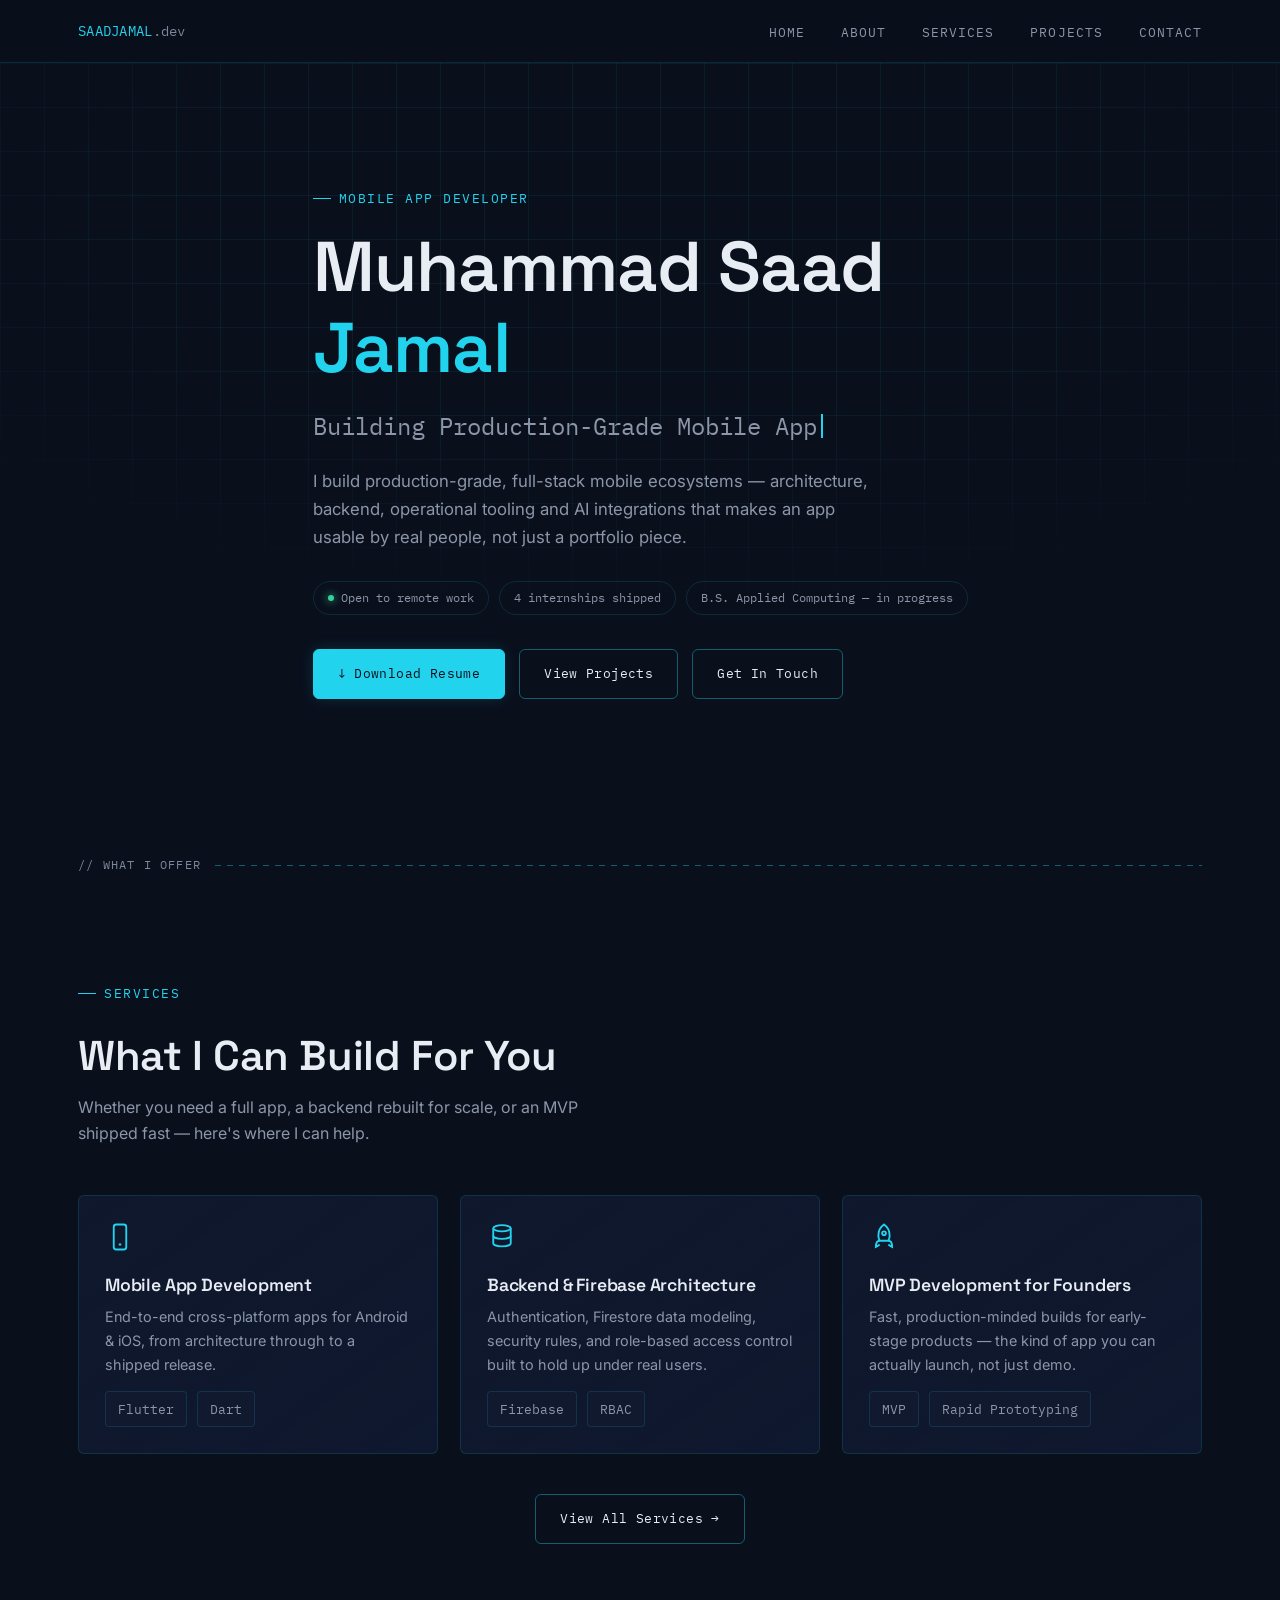
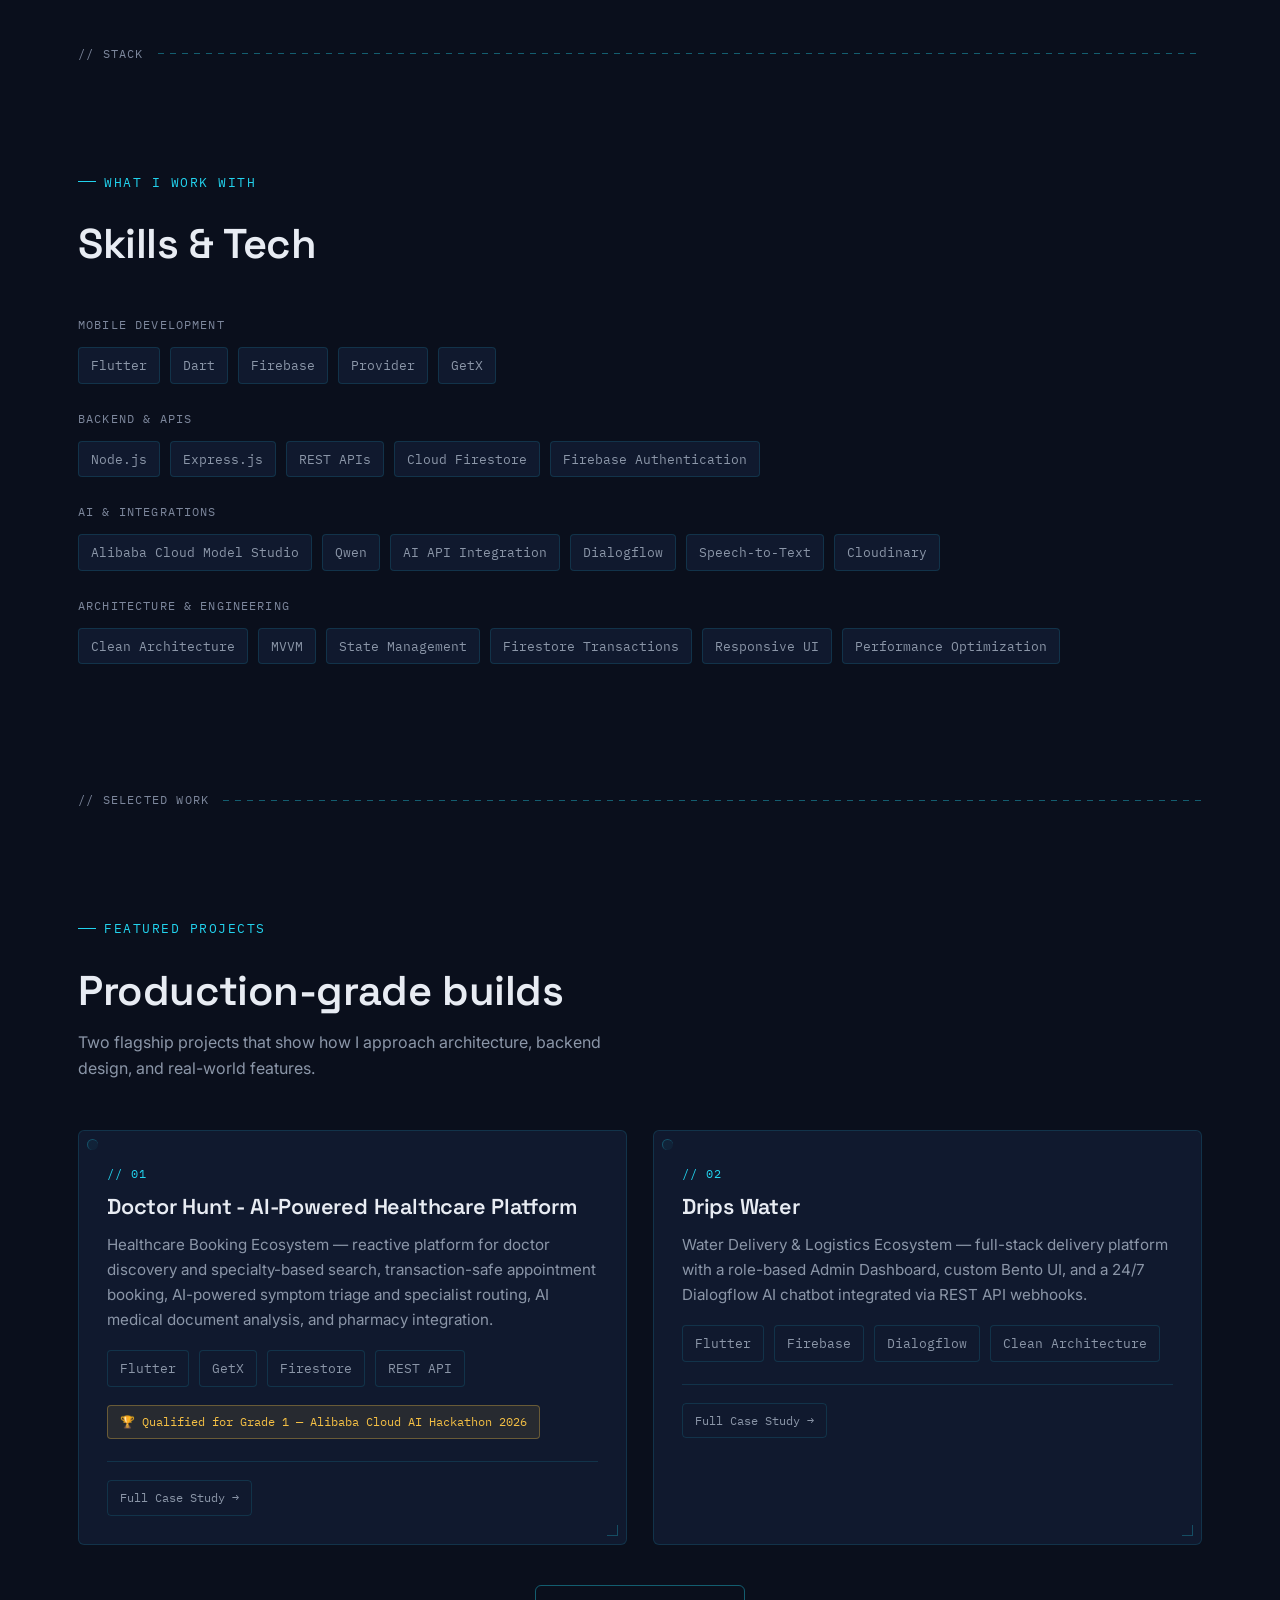
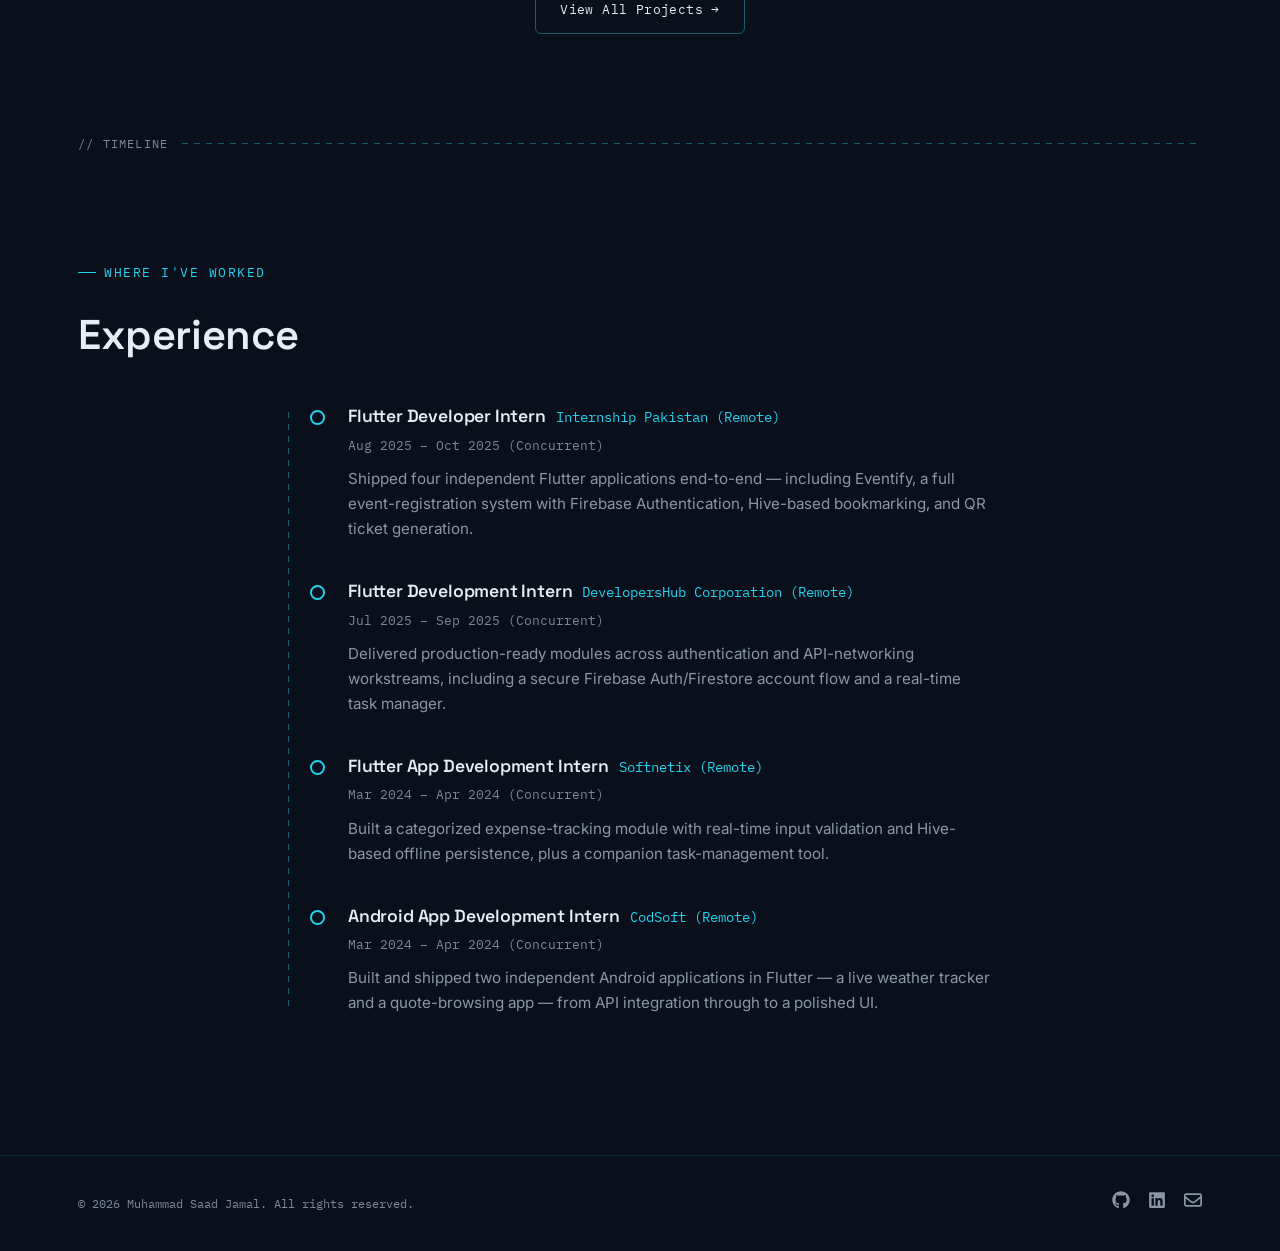
<file: index.html>
<!DOCTYPE html>
<html lang="en">

<head>
  <meta charset="UTF-8">
  <meta name="viewport" content="width=device-width, initial-scale=1.0">
  <title>Muhammad Saad Jamal - Flutter Developer</title>
  <meta name="description"
    content="Flutter Developer building production-grade, full-stack mobile ecosystems with Clean Architecture and Firebase.">
  <link rel="canonical" href="https://saadjamal.dev/">

  <meta property="og:type" content="website">
  <meta property="og:site_name" content="Muhammad Saad Jamal">
  <meta property="og:title" content="Muhammad Saad Jamal - Flutter Developer">
  <meta property="og:description"
    content="Flutter Developer building production-grade, full-stack mobile ecosystems with Clean Architecture and Firebase.">
  <meta property="og:url" content="https://saadjamal.dev/">
  <meta property="og:image" content="https://saadjamal.dev/assets/img/og-image.png">

  <meta name="twitter:card" content="summary_large_image">

  <link rel="icon" type="image/svg+xml" href="assets/img/favicon.svg">
  <link rel="apple-touch-icon" href="assets/img/favicon.svg">

  <link rel="preconnect" href="https://fonts.googleapis.com">
  <link rel="preconnect" href="https://fonts.gstatic.com" crossorigin>
  <link
    href="https://fonts.googleapis.com/css2?family=Space+Grotesk:wght@500;600;700&family=Inter:wght@400;500;600&family=IBM+Plex+Mono:wght@400;500&display=swap"
    rel="preload" as="style" onload="this.onload=null;this.rel='stylesheet'">
  <noscript>
    <link rel="stylesheet"
      href="https://fonts.googleapis.com/css2?family=Space+Grotesk:wght@500;600;700&family=Inter:wght@400;500;600&family=IBM+Plex+Mono:wght@400;500&display=swap">
  </noscript>
  <link rel="stylesheet" href="style.css">
</head>

<body>

  <header>
    <nav>
      <a href="/" class="logo">SAADJAMAL<span class="dim">.dev</span></a>
      <ul class="nav-links">
        <li><a href="/">Home</a></li>
        <li><a href="/about">About</a></li>
        <li><a href="/services">Services</a></li>
        <li><a href="/projects">Projects</a></li>
        <li><a href="/contact">Contact</a></li>
      </ul>
      <div class="hamburger">
        <div class="bar"></div>
        <div class="bar"></div>
        <div class="bar"></div>
      </div>
    </nav>
  </header>

  <main>

    <!-- ============ HERO ============ -->
    <section class="hero">
      <div class="blueprint-grid" aria-hidden="true"></div>
      <div class="hero-content">
        <span class="eyebrow">Mobile App Developer</span>
        <h1>Muhammad Saad<br><span class="accent">Jamal</span></h1>
        <p class="hero-role"><span id="role-text"></span><span class="cursor" aria-hidden="true"></span></p>
        <p class="lede">
          I build production-grade, full-stack mobile ecosystems — architecture, backend, operational tooling and AI
          integrations that makes an app usable by real people, not just a portfolio piece.
        </p>

        <div class="status-strip">
          <span class="status-chip"><span class="dot"></span> Open to remote work</span>
          <span class="status-chip">4 internships shipped</span>
          <span class="status-chip">B.S. Applied Computing — in progress</span>
        </div>

        <div class="btn-row">
          <a href="assets/Muhammad Saad Jamal Resume.pdf" class="btn btn-primary" download>↓ Download Resume</a>
          <a href="/projects" class="btn btn-outline">View Projects</a>
          <a href="/contact" class="btn btn-outline">Get In Touch</a>
        </div>
      </div>
    </section>

    <!-- ============ SERVICES ============ -->
    <div class="section-divider"><span class="label">// What I Offer</span><span class="line"></span></div>
    <section id="services">
      <div class="section-head">
        <span class="eyebrow">Services</span>
        <h2>What I Can Build For You</h2>
        <p>Whether you need a full app, a backend rebuilt for scale, or an MVP shipped fast — here's where I can help.
        </p>
      </div>

      <div class="service-grid">
        <div class="service-card">
          <svg class="service-icon" viewBox="0 0 24 24" fill="none" stroke="currentColor" stroke-width="1.5"
            aria-hidden="true">
            <rect x="7" y="2" width="10" height="20" rx="2" />
            <line x1="11" y1="18" x2="13" y2="18" />
          </svg>
          <h3>Mobile App Development</h3>
          <p>End-to-end cross-platform apps for Android &amp; iOS, from architecture through to a shipped release.</p>
          <div class="chip-row">
            <span class="chip">Flutter</span>
            <span class="chip">Dart</span>
          </div>
        </div>

        <div class="service-card">
          <svg class="service-icon" viewBox="0 0 24 24" fill="none" stroke="currentColor" stroke-width="1.5"
            aria-hidden="true">
            <ellipse cx="12" cy="5" rx="7" ry="2.5" />
            <path d="M5 5v6c0 1.4 3.1 2.5 7 2.5s7-1.1 7-2.5V5" />
            <path d="M5 11v6c0 1.4 3.1 2.5 7 2.5s7-1.1 7-2.5v-6" />
          </svg>
          <h3>Backend &amp; Firebase Architecture</h3>
          <p>Authentication, Firestore data modeling, security rules, and role-based access control built to hold up
            under real users.</p>
          <div class="chip-row">
            <span class="chip">Firebase</span>
            <span class="chip">RBAC</span>
          </div>
        </div>

        <div class="service-card">
          <svg class="service-icon" viewBox="0 0 24 24" fill="none" stroke="currentColor" stroke-width="1.5"
            aria-hidden="true">
            <path d="M12 2c3 2 4.5 5.5 4.5 9 0 2-1 4-1 4h-7s-1-2-1-4c0-3.5 1.5-7 4.5-9z" />
            <circle cx="12" cy="9" r="1.5" />
            <path d="M8.5 15c-2 0-3 2-3 5 2-1 3-2 3-2M15.5 15c2 0 3 2 3 5-2-1-3-2-3-2" />
          </svg>
          <h3>MVP Development for Founders</h3>
          <p>Fast, production-minded builds for early-stage products — the kind of app you can actually launch, not just
            demo.</p>
          <div class="chip-row">
            <span class="chip">MVP</span>
            <span class="chip">Rapid Prototyping</span>
          </div>
        </div>
      </div>

      <div class="view-all-row">
        <a href="/services" class="btn btn-outline">View All Services →</a>
      </div>
    </section>


    <!-- ============ Skills ============ -->
    <div class="section-divider"><span class="label">// Stack</span><span class="line"></span></div>
    <section id="skills">
      <div class="section-head">
        <span class="eyebrow">What I Work With</span>
        <h2>Skills &amp; Tech</h2>
      </div>
      <div class="wrap">
        <div class="chip-group">
          <span class="chip-group-label">Mobile Development</span>
          <div class="chip-row">
            <span class="chip">Flutter</span>
            <span class="chip">Dart</span>
            <span class="chip">Firebase</span>
            <span class="chip">Provider</span>
            <span class="chip">GetX</span>
          </div>
        </div>
        <div class="chip-group">
          <span class="chip-group-label">Backend &amp; APIs</span>
          <div class="chip-row">
            <span class="chip">Node.js</span>
            <span class="chip">Express.js</span>
            <span class="chip">REST APIs</span>
            <span class="chip">Cloud Firestore</span>
            <span class="chip">Firebase Authentication</span>
          </div>
        </div>
        <div class="chip-group">
          <span class="chip-group-label">AI &amp; Integrations</span>
          <div class="chip-row">
            <span class="chip">Alibaba Cloud Model Studio</span>
            <span class="chip">Qwen</span>
            <span class="chip">AI API Integration</span>
            <span class="chip">Dialogflow</span>
            <span class="chip">Speech-to-Text</span>
            <span class="chip">Cloudinary</span>
          </div>
        </div>
        <div class="chip-group">
          <span class="chip-group-label">Architecture &amp; Engineering</span>
          <div class="chip-row">
            <span class="chip">Clean Architecture</span>
            <span class="chip">MVVM</span>
            <span class="chip">State Management</span>
            <span class="chip">Firestore Transactions</span>
            <span class="chip">Responsive UI</span>
            <span class="chip">Performance Optimization</span>
          </div>
        </div>
      </div>
    </section>

    <!-- ============ FEATURED PROJECTS ============ -->
    <div class="section-divider"><span class="label">// Selected Work</span><span class="line"></span></div>
    <section id="featured-projects">
      <div class="section-head">
        <span class="eyebrow">Featured Projects</span>
        <h2>Production-grade builds</h2>
        <p>Two flagship projects that show how I approach architecture, backend design, and real-world features.</p>
      </div>

      <div class="project-grid">
        <article class="project-card">
          <span class="project-num">// 01</span>
          <h3>Doctor Hunt - AI-Powered Healthcare Platform</h3>
          <p class="project-desc">Healthcare Booking Ecosystem — reactive platform for doctor discovery and
            specialty-based search, transaction-safe appointment booking, AI-powered symptom triage and specialist
            routing,
            AI medical document analysis, and pharmacy integration.</p>
          <div class="chip-row">
            <span class="chip">Flutter</span>
            <span class="chip">GetX</span>
            <span class="chip">Firestore</span>
            <span class="chip">REST API</span>
          </div>
          <div class="award-badge">🏆 Qualified for Grade 1 — Alibaba Cloud AI Hackathon 2026</div>
          <div class="project-links">
            <a href="/projects#doctor-hunt">Full Case Study →</a>
          </div>
        </article>
        <article class="project-card">
          <span class="project-num">// 02</span>
          <h3>Drips Water</h3>
          <p class="project-desc">Water Delivery &amp; Logistics Ecosystem — full-stack delivery platform with a
            role-based Admin Dashboard, custom Bento UI, and a 24/7 Dialogflow AI chatbot integrated via REST API
            webhooks.</p>
          <div class="chip-row">
            <span class="chip">Flutter</span>
            <span class="chip">Firebase</span>
            <span class="chip">Dialogflow</span>
            <span class="chip">Clean Architecture</span>
          </div>
          <div class="project-links">
            <a href="/projects#drips-water">Full Case Study →</a>
          </div>
        </article>
      </div>

      <div class="view-all-row">
        <a href="/projects" class="btn btn-outline">View All Projects →</a>
      </div>
    </section>

    <!-- ============ EXPERIENCE ============ -->
    <div class="section-divider"><span class="label">// Timeline</span><span class="line"></span></div>
    <section id="experience">
      <div class="section-head">
        <span class="eyebrow">Where I've Worked</span>
        <h2>Experience</h2>
      </div>

      <div class="timeline">
        <div class="timeline-item">
          <div class="role-row">
            <h3>Flutter Developer Intern</h3>
            <span class="company">Internship Pakistan (Remote)</span>
          </div>
          <p class="dates">Aug 2025 – Oct 2025 (Concurrent)</p>
          <p>Shipped four independent Flutter applications end-to-end — including Eventify, a full event-registration
            system with Firebase Authentication, Hive-based bookmarking, and QR ticket generation.</p>
        </div>

        <div class="timeline-item">
          <div class="role-row">
            <h3>Flutter Development Intern</h3>
            <span class="company">DevelopersHub Corporation (Remote)</span>
          </div>
          <p class="dates">Jul 2025 – Sep 2025 (Concurrent)</p>
          <p>Delivered production-ready modules across authentication and API-networking workstreams, including a secure
            Firebase Auth/Firestore account flow and a real-time task manager.</p>
        </div>

        <div class="timeline-item">
          <div class="role-row">
            <h3>Flutter App Development Intern</h3>
            <span class="company">Softnetix (Remote)</span>
          </div>
          <p class="dates">Mar 2024 – Apr 2024 (Concurrent)</p>
          <p>Built a categorized expense-tracking module with real-time input validation and Hive-based offline
            persistence, plus a companion task-management tool.</p>
        </div>

        <div class="timeline-item">
          <div class="role-row">
            <h3>Android App Development Intern</h3>
            <span class="company">CodSoft (Remote)</span>
          </div>
          <p class="dates">Mar 2024 – Apr 2024 (Concurrent)</p>
          <p>Built and shipped two independent Android applications in Flutter — a live weather tracker and a
            quote-browsing app — from API integration through to a polished UI.</p>
        </div>
      </div>
    </section>

  </main>

  <footer>
    <div class="footer-inner">
      <p>&copy; 2026 Muhammad Saad Jamal. All rights reserved.</p>
      <div class="footer-social">
        <a href="https://github.com/DevExplorerr" target="_blank" rel="noopener" aria-label="GitHub">
          <svg xmlns="http://www.w3.org/2000/svg" viewBox="0 0 496 512" aria-hidden="true">
            <path
              d="M165.9 397.4c0 2-2.3 3.6-5.2 3.6-3.3 .3-5.6-1.3-5.6-3.6 0-2 2.3-3.6 5.2-3.6 3-.3 5.6 1.3 5.6 3.6zm-31.1-4.5c-.7 2 1.3 4.3 4.3 4.9 2.6 1 5.6 0 6.2-2s-1.3-4.3-4.3-5.2c-2.6-.7-5.5 .3-6.2 2.3zm44.2-1.7c-2.9 .7-4.9 2.6-4.6 4.9 .3 2 2.9 3.3 5.9 2.6 2.9-.7 4.9-2.6 4.6-4.6-.3-1.9-3-3.2-5.9-2.9zM244.8 8C106.1 8 0 113.3 0 252c0 110.9 69.8 205.8 169.5 239.2 12.8 2.3 17.3-5.6 17.3-12.1 0-6.2-.3-40.4-.3-61.4 0 0-70 15-84.7-29.8 0 0-11.4-29.1-27.8-36.6 0 0-22.9-15.7 1.6-15.4 0 0 24.9 2 38.6 25.8 21.9 38.6 58.6 27.5 72.9 20.9 2.3-16 8.8-27.1 16-33.7-55.9-6.2-112.3-14.3-112.3-110.5 0-27.5 7.6-41.3 23.6-58.9-2.6-6.5-11.1-33.3 2.6-67.9 20.9-6.5 69 27 69 27 20-5.6 41.5-8.5 62.8-8.5s42.8 2.9 62.8 8.5c0 0 48.1-33.6 69-27 13.7 34.7 5.2 61.4 2.6 67.9 16 17.7 25.8 31.5 25.8 58.9 0 96.5-58.9 104.2-114.8 110.5 9.2 7.9 17 22.9 17 46.4 0 33.7-.3 75.4-.3 83.6 0 6.5 4.6 14.4 17.3 12.1C428.2 457.8 496 362.9 496 252 496 113.3 383.5 8 244.8 8zM97.2 352.9c-1.3 1-1 3.3 .7 5.2 1.6 1.6 3.9 2.3 5.2 1 1.3-1 1-3.3-.7-5.2-1.6-1.6-3.9-2.3-5.2-1zm-10.8-8.1c-.7 1.3 .3 2.9 2.3 3.9 1.6 1 3.6 .7 4.3-.7 .7-1.3-.3-2.9-2.3-3.9-2-.6-3.6-.3-4.3 .7zm32.4 35.6c-1.6 1.3-1 4.3 1.3 6.2 2.3 2.3 5.2 2.6 6.5 1 1.3-1.3 .7-4.3-1.3-6.2-2.2-2.3-5.2-2.6-6.5-1zm-11.4-14.7c-1.6 1-1.6 3.6 0 5.9 1.6 2.3 4.3 3.3 5.6 2.3 1.6-1.3 1.6-3.9 0-6.2-1.4-2.3-4-3.3-5.6-2z" />
          </svg>
        </a>
        <a href="https://linkedin.com/in/muhammadsaadjamal" target="_blank" rel="noopener" aria-label="LinkedIn">
          <svg xmlns="http://www.w3.org/2000/svg" viewBox="0 0 448 512" aria-hidden="true">
            <path
              d="M416 32H31.9C14.3 32 0 46.5 0 64.3v383.4C0 465.5 14.3 480 31.9 480H416c17.6 0 32-14.5 32-32.3V64.3c0-17.8-14.4-32.3-32-32.3zM135.4 416H69V202.2h66.5V416zm-33.2-243c-21.3 0-38.5-17.3-38.5-38.5S80.9 96 102.2 96c21.2 0 38.5 17.3 38.5 38.5 0 21.3-17.2 38.5-38.5 38.5zm282.1 243h-66.4V312c0-24.8-.5-56.7-34.5-56.7-34.6 0-39.9 27-39.9 54.9V416h-66.4V202.2h63.7v29.2h.9c8.9-16.8 30.6-34.5 62.9-34.5 67.2 0 79.7 44.3 79.7 101.9V416z" />
          </svg>
        </a>
        <a href="mailto:hello@saadjamal.dev" aria-label="Email">
          <svg xmlns="http://www.w3.org/2000/svg" viewBox="0 0 512 512" aria-hidden="true">
            <path
              d="M64 112c-8.8 0-16 7.2-16 16v22.1L220.5 291.7c20.7 17 50.4 17 71.1 0L464 150.1V128c0-8.8-7.2-16-16-16H64zM48 212.2V384c0 8.8 7.2 16 16 16H448c8.8 0 16-7.2 16-16V212.2L322 328.8c-38.4 31.5-93.7 31.5-132 0L48 212.2zM0 128C0 92.7 28.7 64 64 64H448c35.3 0 64 28.7 64 64V384c0 35.3-28.7 64-64 64H64c-35.3 0-64-28.7-64-64V128z" />
          </svg>
        </a>
      </div>
    </div>
  </footer>

  <script src="script.js"></script>
</body>

</html>
</file>
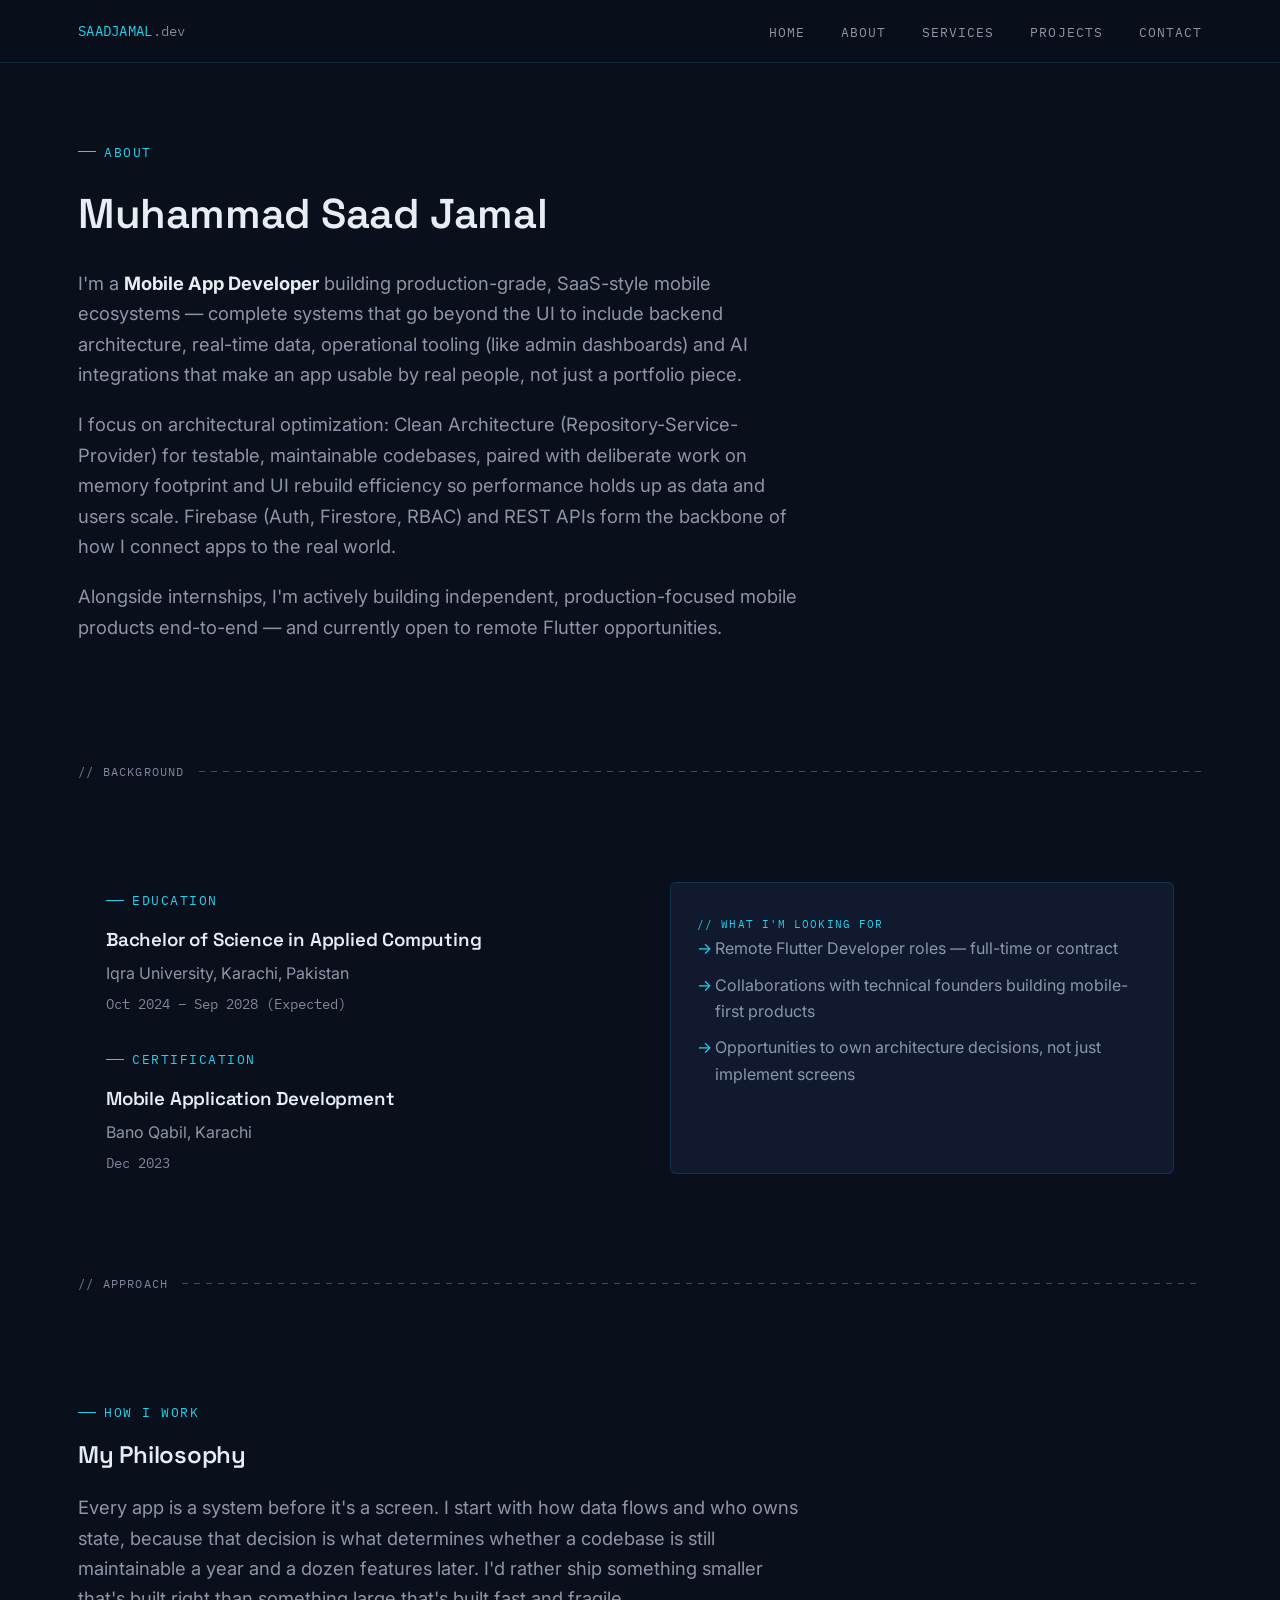
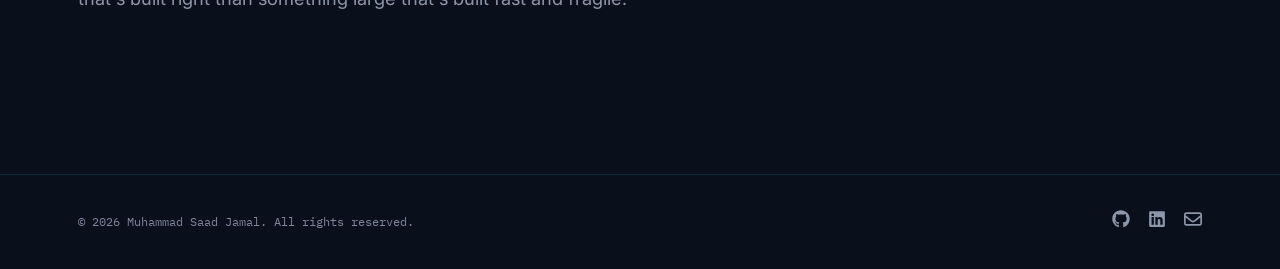
<file: about.html>
<!DOCTYPE html>
<html lang="en">
<head>
<meta charset="UTF-8">
<meta name="viewport" content="width=device-width, initial-scale=1.0">
<title>About - Muhammad Saad Jamal</title>
<meta name="description" content="Flutter Developer building production-grade mobile ecosystems with Clean Architecture and Firebase.">
<link rel="canonical" href="https://saadjamal.dev/about">

<meta property="og:type" content="website">
<meta property="og:site_name" content="Muhammad Saad Jamal">
<meta property="og:title" content="About - Muhammad Saad Jamal">
<meta property="og:description" content="Flutter Developer building production-grade mobile ecosystems with Clean Architecture and Firebase.">
<meta property="og:url" content="https://saadjamal.dev/about">
<meta property="og:image" content="https://saadjamal.dev/assets/img/og-image.png">

<meta name="twitter:card" content="summary_large_image">

<link rel="icon" type="image/svg+xml" href="assets/img/favicon.svg">
<link rel="apple-touch-icon" href="assets/img/favicon.svg">

<link rel="preconnect" href="https://fonts.googleapis.com">
<link rel="preconnect" href="https://fonts.gstatic.com" crossorigin>
<link rel="preload" as="style"
  href="https://fonts.googleapis.com/css2?family=Space+Grotesk:wght@500;600;700&family=Inter:wght@400;500;600&family=IBM+Plex+Mono:wght@400;500&display=swap"
  onload="this.onload=null;this.rel='stylesheet'">
<noscript>
  <link rel="stylesheet" href="https://fonts.googleapis.com/css2?family=Space+Grotesk:wght@500;600;700&family=Inter:wght@400;500;600&family=IBM+Plex+Mono:wght@400;500&display=swap">
</noscript>
<link rel="stylesheet" href="style.css">
</head>
<body>

<header>
  <nav>
    <a href="/" class="logo">SAADJAMAL<span class="dim">.dev</span></a>
    <ul class="nav-links">
      <li><a href="/">Home</a></li>
      <li><a href="/about">About</a></li>
      <li><a href="/services">Services</a></li>
      <li><a href="/projects">Projects</a></li>
      <li><a href="/contact">Contact</a></li>
    </ul>
    <div class="hamburger">
      <div class="bar"></div>
      <div class="bar"></div>
      <div class="bar"></div>
    </div>
  </nav>
</header>

<main>

  <section style="padding-top: 70px;">
    <div class="section-head" style="margin-bottom: 30px;">
      <span class="eyebrow">About</span>
      <h2>Muhammad Saad Jamal</h2>
    </div>

    <div class="wrap">
      <p class="about-lede">
        I'm a <strong>Mobile App Developer</strong> building production-grade, SaaS-style mobile ecosystems —
        complete systems that go beyond the UI to include backend architecture, real-time data, operational tooling (like admin dashboards) and AI integrations that make an app usable by real people, not just a
        portfolio piece.
      </p>
      <p class="about-lede">
        I focus on architectural optimization: Clean Architecture (Repository-Service-Provider) for testable,
        maintainable codebases, paired with deliberate work on memory footprint and UI rebuild efficiency so
        performance holds up as data and users scale. Firebase (Auth, Firestore, RBAC) and REST APIs form the
        backbone of how I connect apps to the real world.
      </p>
      <p class="about-lede">
        Alongside internships, I'm actively building independent, production-focused mobile products end-to-end
        — and currently open to remote Flutter opportunities.
      </p>
    </div>
  </section>

  <div class="section-divider"><span class="label">// Background</span><span class="line"></span></div>
  <section>
    <div class="wrap">
      <div class="two-col">
        <div>
          <span class="eyebrow">Education</span>
          <h3 style="margin-bottom: 10px;">Bachelor of Science in Applied Computing</h3>
          <p style="color: var(--text-secondary); margin-bottom: 6px;">Iqra University, Karachi, Pakistan</p>
          <p style="font-family: var(--font-mono); font-size: 0.85rem; color: var(--text-muted); margin-bottom: 26px;">Oct 2024 – Sep 2028 (Expected)</p>

          <span class="eyebrow">Certification</span>
          <h3 style="margin-bottom: 10px;">Mobile Application Development</h3>
          <p style="color: var(--text-secondary); margin-bottom: 6px;">Bano Qabil, Karachi</p>
          <p style="font-family: var(--font-mono); font-size: 0.85rem; color: var(--text-muted);">Dec 2023</p>
        </div>

        <div class="looking-for-box">
          <span class="spec-label">// What I'm Looking For</span>
          <ul>
            <li>Remote Flutter Developer roles — full-time or contract</li>
            <li>Collaborations with technical founders building mobile-first products</li>
            <li>Opportunities to own architecture decisions, not just implement screens</li>
          </ul>
        </div>
      </div>
    </div>
  </section>

  <div class="section-divider"><span class="label">// Approach</span><span class="line"></span></div>
  <section>
    <div class="wrap">
      <span class="eyebrow">How I Work</span>
      <h2 style="margin-bottom: 24px;">My Philosophy</h2>
      <p class="about-lede">
        Every app is a system before it's a screen. I start with how data flows and who owns state, because
        that decision is what determines whether a codebase is still maintainable a year and a dozen features
        later. I'd rather ship something smaller that's built right than something large that's built fast
        and fragile.
      </p>
    </div>
  </section>

</main>

<footer>
  <div class="footer-inner">
    <p>&copy; 2026 Muhammad Saad Jamal. All rights reserved.</p>
    <div class="footer-social">
      <a href="https://github.com/DevExplorerr" target="_blank" rel="noopener" aria-label="GitHub">
        <svg xmlns="http://www.w3.org/2000/svg" viewBox="0 0 496 512" aria-hidden="true"><path d="M165.9 397.4c0 2-2.3 3.6-5.2 3.6-3.3 .3-5.6-1.3-5.6-3.6 0-2 2.3-3.6 5.2-3.6 3-.3 5.6 1.3 5.6 3.6zm-31.1-4.5c-.7 2 1.3 4.3 4.3 4.9 2.6 1 5.6 0 6.2-2s-1.3-4.3-4.3-5.2c-2.6-.7-5.5 .3-6.2 2.3zm44.2-1.7c-2.9 .7-4.9 2.6-4.6 4.9 .3 2 2.9 3.3 5.9 2.6 2.9-.7 4.9-2.6 4.6-4.6-.3-1.9-3-3.2-5.9-2.9zM244.8 8C106.1 8 0 113.3 0 252c0 110.9 69.8 205.8 169.5 239.2 12.8 2.3 17.3-5.6 17.3-12.1 0-6.2-.3-40.4-.3-61.4 0 0-70 15-84.7-29.8 0 0-11.4-29.1-27.8-36.6 0 0-22.9-15.7 1.6-15.4 0 0 24.9 2 38.6 25.8 21.9 38.6 58.6 27.5 72.9 20.9 2.3-16 8.8-27.1 16-33.7-55.9-6.2-112.3-14.3-112.3-110.5 0-27.5 7.6-41.3 23.6-58.9-2.6-6.5-11.1-33.3 2.6-67.9 20.9-6.5 69 27 69 27 20-5.6 41.5-8.5 62.8-8.5s42.8 2.9 62.8 8.5c0 0 48.1-33.6 69-27 13.7 34.7 5.2 61.4 2.6 67.9 16 17.7 25.8 31.5 25.8 58.9 0 96.5-58.9 104.2-114.8 110.5 9.2 7.9 17 22.9 17 46.4 0 33.7-.3 75.4-.3 83.6 0 6.5 4.6 14.4 17.3 12.1C428.2 457.8 496 362.9 496 252 496 113.3 383.5 8 244.8 8zM97.2 352.9c-1.3 1-1 3.3 .7 5.2 1.6 1.6 3.9 2.3 5.2 1 1.3-1 1-3.3-.7-5.2-1.6-1.6-3.9-2.3-5.2-1zm-10.8-8.1c-.7 1.3 .3 2.9 2.3 3.9 1.6 1 3.6 .7 4.3-.7 .7-1.3-.3-2.9-2.3-3.9-2-.6-3.6-.3-4.3 .7zm32.4 35.6c-1.6 1.3-1 4.3 1.3 6.2 2.3 2.3 5.2 2.6 6.5 1 1.3-1.3 .7-4.3-1.3-6.2-2.2-2.3-5.2-2.6-6.5-1zm-11.4-14.7c-1.6 1-1.6 3.6 0 5.9 1.6 2.3 4.3 3.3 5.6 2.3 1.6-1.3 1.6-3.9 0-6.2-1.4-2.3-4-3.3-5.6-2z"/></svg>
      </a>
      <a href="https://linkedin.com/in/muhammadsaadjamal" target="_blank" rel="noopener" aria-label="LinkedIn">
        <svg xmlns="http://www.w3.org/2000/svg" viewBox="0 0 448 512" aria-hidden="true"><path d="M416 32H31.9C14.3 32 0 46.5 0 64.3v383.4C0 465.5 14.3 480 31.9 480H416c17.6 0 32-14.5 32-32.3V64.3c0-17.8-14.4-32.3-32-32.3zM135.4 416H69V202.2h66.5V416zm-33.2-243c-21.3 0-38.5-17.3-38.5-38.5S80.9 96 102.2 96c21.2 0 38.5 17.3 38.5 38.5 0 21.3-17.2 38.5-38.5 38.5zm282.1 243h-66.4V312c0-24.8-.5-56.7-34.5-56.7-34.6 0-39.9 27-39.9 54.9V416h-66.4V202.2h63.7v29.2h.9c8.9-16.8 30.6-34.5 62.9-34.5 67.2 0 79.7 44.3 79.7 101.9V416z"/></svg>
      </a>
      <a href="mailto:hello@saadjamal.dev" aria-label="Email">
          <svg xmlns="http://www.w3.org/2000/svg" viewBox="0 0 512 512" aria-hidden="true">
            <path
              d="M64 112c-8.8 0-16 7.2-16 16v22.1L220.5 291.7c20.7 17 50.4 17 71.1 0L464 150.1V128c0-8.8-7.2-16-16-16H64zM48 212.2V384c0 8.8 7.2 16 16 16H448c8.8 0 16-7.2 16-16V212.2L322 328.8c-38.4 31.5-93.7 31.5-132 0L48 212.2zM0 128C0 92.7 28.7 64 64 64H448c35.3 0 64 28.7 64 64V384c0 35.3-28.7 64-64 64H64c-35.3 0-64-28.7-64-64V128z" />
          </svg>
        </a>
    </div>
  </div>
</footer>

<script src="script.js"></script>
</body>
</html>
</file>
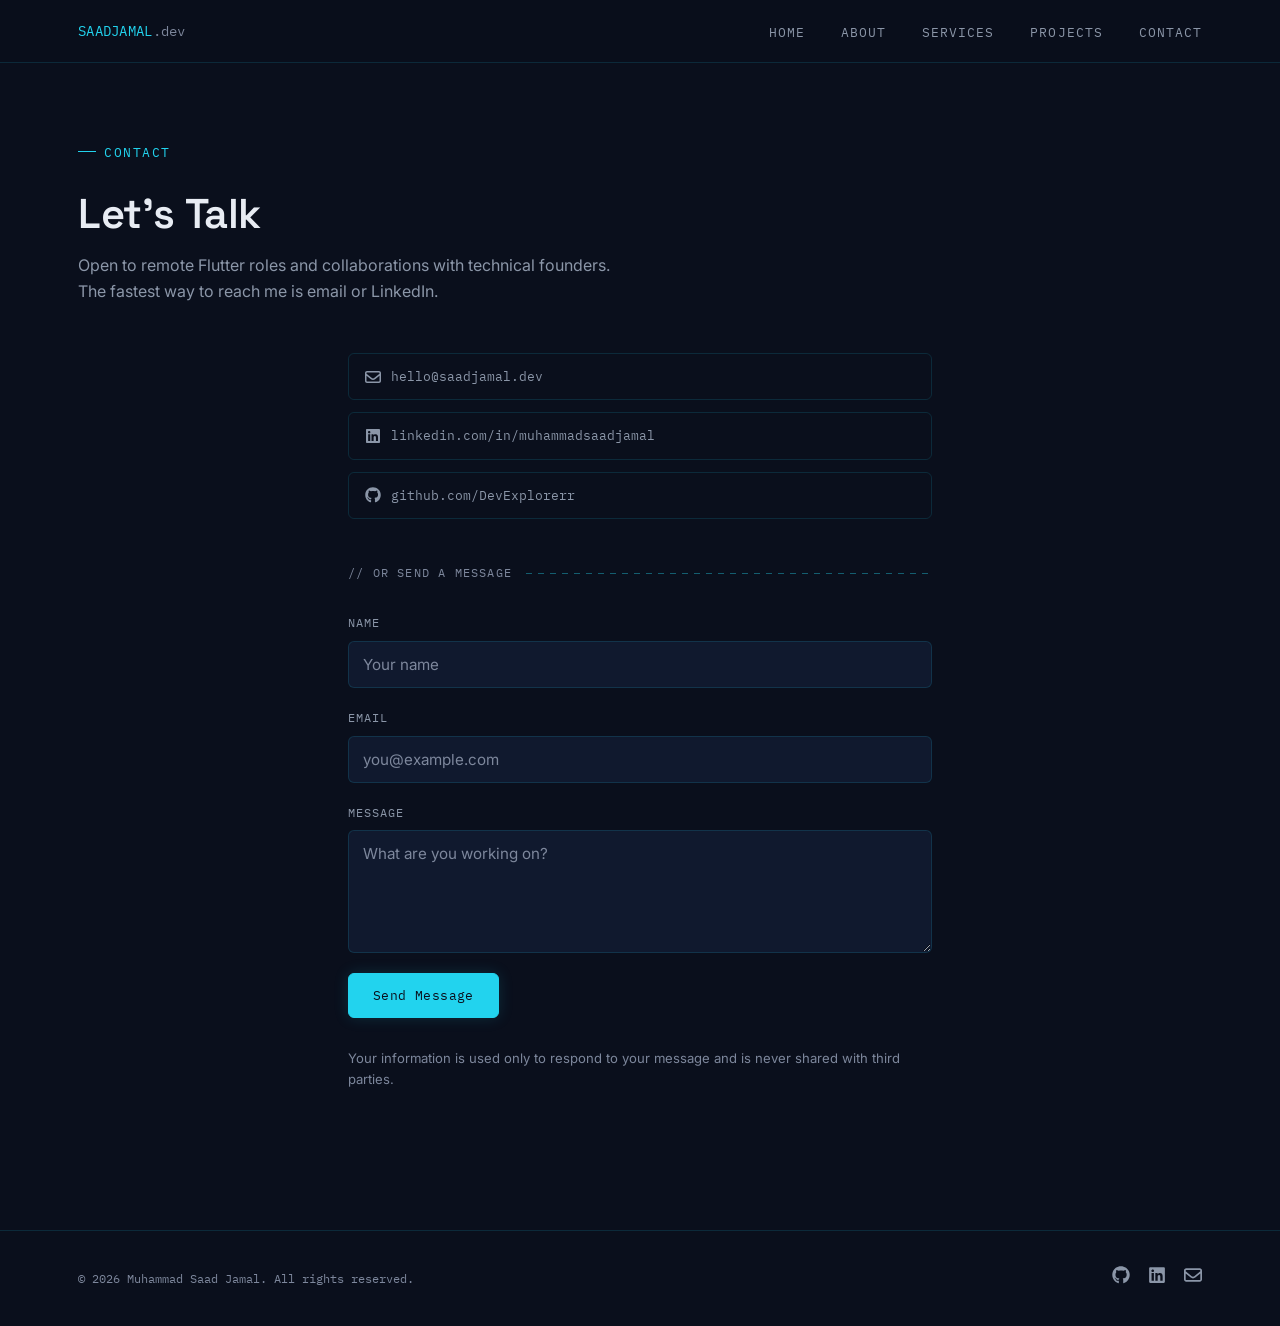
<file: contact.html>
<!DOCTYPE html>
<html lang="en">
<head>
<meta charset="UTF-8">
<meta name="viewport" content="width=device-width, initial-scale=1.0">
<title>Contact - Muhammad Saad Jamal</title>
<meta name="description" content="Get in touch with Muhammad Saad Jamal, Flutter Developer.">
<link rel="canonical" href="https://saadjamal.dev/contact">

<meta property="og:type" content="website">
<meta property="og:site_name" content="Muhammad Saad Jamal">
<meta property="og:title" content="Contact - Muhammad Saad Jamal">
<meta property="og:description" content="Get in touch with Muhammad Saad Jamal, Flutter Developer.">
<meta property="og:url" content="https://saadjamal.dev/contact">
<meta property="og:image" content="https://saadjamal.dev/assets/img/og-image.png">

<meta name="twitter:card" content="summary_large_image">

<link rel="icon" type="image/svg+xml" href="assets/img/favicon.svg">
<link rel="apple-touch-icon" href="assets/img/favicon.svg">

<link rel="preconnect" href="https://fonts.googleapis.com">
<link rel="preconnect" href="https://fonts.gstatic.com" crossorigin>
<link rel="preload" as="style"
  href="https://fonts.googleapis.com/css2?family=Space+Grotesk:wght@500;600;700&family=Inter:wght@400;500;600&family=IBM+Plex+Mono:wght@400;500&display=swap"
  onload="this.onload=null;this.rel='stylesheet'">
<noscript>
  <link rel="stylesheet" href="https://fonts.googleapis.com/css2?family=Space+Grotesk:wght@500;600;700&family=Inter:wght@400;500;600&family=IBM+Plex+Mono:wght@400;500&display=swap">
</noscript>
<link rel="stylesheet" href="style.css">
</head>
<body>

<header>
  <nav>
    <a href="/" class="logo">SAADJAMAL<span class="dim">.dev</span></a>
    <ul class="nav-links">
      <li><a href="/">Home</a></li>
      <li><a href="/about">About</a></li>
      <li><a href="/services">Services</a></li>
      <li><a href="/projects">Projects</a></li>
      <li><a href="/contact">Contact</a></li>
    </ul>
    <div class="hamburger">
      <div class="bar"></div>
      <div class="bar"></div>
      <div class="bar"></div>
    </div>
  </nav>
</header>

<main>
  <section style="padding-top: 70px;">
    <div class="section-head">
      <span class="eyebrow">Contact</span>
      <h2>Let's Talk</h2>
      <p>Open to remote Flutter roles and collaborations with technical founders. The fastest way to reach me is email or LinkedIn.</p>
    </div>

    <div class="contact-wrap">
      <div class="contact-methods">
        <a href="mailto:hello@saadjamal.dev" class="contact-method">
          <svg xmlns="http://www.w3.org/2000/svg" viewBox="0 0 512 512" aria-hidden="true"><path d="M64 112c-8.8 0-16 7.2-16 16v22.1L220.5 291.7c20.7 17 50.4 17 71.1 0L464 150.1V128c0-8.8-7.2-16-16-16H64zM48 212.2V384c0 8.8 7.2 16 16 16H448c8.8 0 16-7.2 16-16V212.2L322 328.8c-38.4 31.5-93.7 31.5-132 0L48 212.2zM0 128C0 92.7 28.7 64 64 64H448c35.3 0 64 28.7 64 64V384c0 35.3-28.7 64-64 64H64c-35.3 0-64-28.7-64-64V128z"/></svg>
          hello@saadjamal.dev
        </a>
        <a href="https://linkedin.com/in/muhammadsaadjamal" target="_blank" rel="noopener" class="contact-method">
          <svg xmlns="http://www.w3.org/2000/svg" viewBox="0 0 448 512" aria-hidden="true"><path d="M416 32H31.9C14.3 32 0 46.5 0 64.3v383.4C0 465.5 14.3 480 31.9 480H416c17.6 0 32-14.5 32-32.3V64.3c0-17.8-14.4-32.3-32-32.3zM135.4 416H69V202.2h66.5V416zm-33.2-243c-21.3 0-38.5-17.3-38.5-38.5S80.9 96 102.2 96c21.2 0 38.5 17.3 38.5 38.5 0 21.3-17.2 38.5-38.5 38.5zm282.1 243h-66.4V312c0-24.8-.5-56.7-34.5-56.7-34.6 0-39.9 27-39.9 54.9V416h-66.4V202.2h63.7v29.2h.9c8.9-16.8 30.6-34.5 62.9-34.5 67.2 0 79.7 44.3 79.7 101.9V416z"/></svg>
          linkedin.com/in/muhammadsaadjamal
        </a>
        <a href="https://github.com/DevExplorerr" target="_blank" rel="noopener" class="contact-method">
          <svg xmlns="http://www.w3.org/2000/svg" viewBox="0 0 496 512" aria-hidden="true"><path d="M165.9 397.4c0 2-2.3 3.6-5.2 3.6-3.3 .3-5.6-1.3-5.6-3.6 0-2 2.3-3.6 5.2-3.6 3-.3 5.6 1.3 5.6 3.6zm-31.1-4.5c-.7 2 1.3 4.3 4.3 4.9 2.6 1 5.6 0 6.2-2s-1.3-4.3-4.3-5.2c-2.6-.7-5.5 .3-6.2 2.3zm44.2-1.7c-2.9 .7-4.9 2.6-4.6 4.9 .3 2 2.9 3.3 5.9 2.6 2.9-.7 4.9-2.6 4.6-4.6-.3-1.9-3-3.2-5.9-2.9zM244.8 8C106.1 8 0 113.3 0 252c0 110.9 69.8 205.8 169.5 239.2 12.8 2.3 17.3-5.6 17.3-12.1 0-6.2-.3-40.4-.3-61.4 0 0-70 15-84.7-29.8 0 0-11.4-29.1-27.8-36.6 0 0-22.9-15.7 1.6-15.4 0 0 24.9 2 38.6 25.8 21.9 38.6 58.6 27.5 72.9 20.9 2.3-16 8.8-27.1 16-33.7-55.9-6.2-112.3-14.3-112.3-110.5 0-27.5 7.6-41.3 23.6-58.9-2.6-6.5-11.1-33.3 2.6-67.9 20.9-6.5 69 27 69 27 20-5.6 41.5-8.5 62.8-8.5s42.8 2.9 62.8 8.5c0 0 48.1-33.6 69-27 13.7 34.7 5.2 61.4 2.6 67.9 16 17.7 25.8 31.5 25.8 58.9 0 96.5-58.9 104.2-114.8 110.5 9.2 7.9 17 22.9 17 46.4 0 33.7-.3 75.4-.3 83.6 0 6.5 4.6 14.4 17.3 12.1C428.2 457.8 496 362.9 496 252 496 113.3 383.5 8 244.8 8zM97.2 352.9c-1.3 1-1 3.3 .7 5.2 1.6 1.6 3.9 2.3 5.2 1 1.3-1 1-3.3-.7-5.2-1.6-1.6-3.9-2.3-5.2-1zm-10.8-8.1c-.7 1.3 .3 2.9 2.3 3.9 1.6 1 3.6 .7 4.3-.7 .7-1.3-.3-2.9-2.3-3.9-2-.6-3.6-.3-4.3 .7zm32.4 35.6c-1.6 1.3-1 4.3 1.3 6.2 2.3 2.3 5.2 2.6 6.5 1 1.3-1.3 .7-4.3-1.3-6.2-2.2-2.3-5.2-2.6-6.5-1zm-11.4-14.7c-1.6 1-1.6 3.6 0 5.9 1.6 2.3 4.3 3.3 5.6 2.3 1.6-1.3 1.6-3.9 0-6.2-1.4-2.3-4-3.3-5.6-2z"/></svg>
          github.com/DevExplorerr
        </a>
      </div>

      <span class="section-divider" style="padding: 0; margin-bottom: 30px;"><span class="label">// Or send a message</span><span class="line"></span></span>

      <form action="https://api.web3forms.com/submit" method="POST" class="contact-form">
        <input type="hidden" name="access_key" value="137fdff7-0d19-403d-822d-4d95d6db0c31">

        <div class="form-group">
          <label for="name">Name</label>
          <input type="text" id="name" name="name" placeholder="Your name" required>
        </div>

        <div class="form-group">
          <label for="email">Email</label>
          <input type="email" id="email" name="email" placeholder="you@example.com" required>
        </div>

        <div class="form-group">
          <label for="message">Message</label>
          <textarea id="message" name="message" placeholder="What are you working on?" rows="5" required></textarea>
        </div>

        <button type="submit" class="btn btn-primary" style="align-self: flex-start;">Send Message</button>
      </form>

      <p class="privacy-note">
        Your information is used only to respond to your message and is never shared with third parties.
      </p>
    </div>
  </section>
</main>

<footer>
  <div class="footer-inner">
    <p>&copy; 2026 Muhammad Saad Jamal. All rights reserved.</p>
    <div class="footer-social">
      <a href="https://github.com/DevExplorerr" target="_blank" rel="noopener" aria-label="GitHub">
        <svg xmlns="http://www.w3.org/2000/svg" viewBox="0 0 496 512" aria-hidden="true"><path d="M165.9 397.4c0 2-2.3 3.6-5.2 3.6-3.3 .3-5.6-1.3-5.6-3.6 0-2 2.3-3.6 5.2-3.6 3-.3 5.6 1.3 5.6 3.6zm-31.1-4.5c-.7 2 1.3 4.3 4.3 4.9 2.6 1 5.6 0 6.2-2s-1.3-4.3-4.3-5.2c-2.6-.7-5.5 .3-6.2 2.3zm44.2-1.7c-2.9 .7-4.9 2.6-4.6 4.9 .3 2 2.9 3.3 5.9 2.6 2.9-.7 4.9-2.6 4.6-4.6-.3-1.9-3-3.2-5.9-2.9zM244.8 8C106.1 8 0 113.3 0 252c0 110.9 69.8 205.8 169.5 239.2 12.8 2.3 17.3-5.6 17.3-12.1 0-6.2-.3-40.4-.3-61.4 0 0-70 15-84.7-29.8 0 0-11.4-29.1-27.8-36.6 0 0-22.9-15.7 1.6-15.4 0 0 24.9 2 38.6 25.8 21.9 38.6 58.6 27.5 72.9 20.9 2.3-16 8.8-27.1 16-33.7-55.9-6.2-112.3-14.3-112.3-110.5 0-27.5 7.6-41.3 23.6-58.9-2.6-6.5-11.1-33.3 2.6-67.9 20.9-6.5 69 27 69 27 20-5.6 41.5-8.5 62.8-8.5s42.8 2.9 62.8 8.5c0 0 48.1-33.6 69-27 13.7 34.7 5.2 61.4 2.6 67.9 16 17.7 25.8 31.5 25.8 58.9 0 96.5-58.9 104.2-114.8 110.5 9.2 7.9 17 22.9 17 46.4 0 33.7-.3 75.4-.3 83.6 0 6.5 4.6 14.4 17.3 12.1C428.2 457.8 496 362.9 496 252 496 113.3 383.5 8 244.8 8zM97.2 352.9c-1.3 1-1 3.3 .7 5.2 1.6 1.6 3.9 2.3 5.2 1 1.3-1 1-3.3-.7-5.2-1.6-1.6-3.9-2.3-5.2-1zm-10.8-8.1c-.7 1.3 .3 2.9 2.3 3.9 1.6 1 3.6 .7 4.3-.7 .7-1.3-.3-2.9-2.3-3.9-2-.6-3.6-.3-4.3 .7zm32.4 35.6c-1.6 1.3-1 4.3 1.3 6.2 2.3 2.3 5.2 2.6 6.5 1 1.3-1.3 .7-4.3-1.3-6.2-2.2-2.3-5.2-2.6-6.5-1zm-11.4-14.7c-1.6 1-1.6 3.6 0 5.9 1.6 2.3 4.3 3.3 5.6 2.3 1.6-1.3 1.6-3.9 0-6.2-1.4-2.3-4-3.3-5.6-2z"/></svg>
      </a>
      <a href="https://linkedin.com/in/muhammadsaadjamal" target="_blank" rel="noopener" aria-label="LinkedIn">
        <svg xmlns="http://www.w3.org/2000/svg" viewBox="0 0 448 512" aria-hidden="true"><path d="M416 32H31.9C14.3 32 0 46.5 0 64.3v383.4C0 465.5 14.3 480 31.9 480H416c17.6 0 32-14.5 32-32.3V64.3c0-17.8-14.4-32.3-32-32.3zM135.4 416H69V202.2h66.5V416zm-33.2-243c-21.3 0-38.5-17.3-38.5-38.5S80.9 96 102.2 96c21.2 0 38.5 17.3 38.5 38.5 0 21.3-17.2 38.5-38.5 38.5zm282.1 243h-66.4V312c0-24.8-.5-56.7-34.5-56.7-34.6 0-39.9 27-39.9 54.9V416h-66.4V202.2h63.7v29.2h.9c8.9-16.8 30.6-34.5 62.9-34.5 67.2 0 79.7 44.3 79.7 101.9V416z"/></svg>
      </a>
      <a href="mailto:hello@saadjamal.dev" aria-label="Email">
          <svg xmlns="http://www.w3.org/2000/svg" viewBox="0 0 512 512" aria-hidden="true">
            <path
              d="M64 112c-8.8 0-16 7.2-16 16v22.1L220.5 291.7c20.7 17 50.4 17 71.1 0L464 150.1V128c0-8.8-7.2-16-16-16H64zM48 212.2V384c0 8.8 7.2 16 16 16H448c8.8 0 16-7.2 16-16V212.2L322 328.8c-38.4 31.5-93.7 31.5-132 0L48 212.2zM0 128C0 92.7 28.7 64 64 64H448c35.3 0 64 28.7 64 64V384c0 35.3-28.7 64-64 64H64c-35.3 0-64-28.7-64-64V128z" />
          </svg>
        </a>
    </div>
  </div>
</footer>

<script src="script.js"></script>
</body>
</html>
</file>
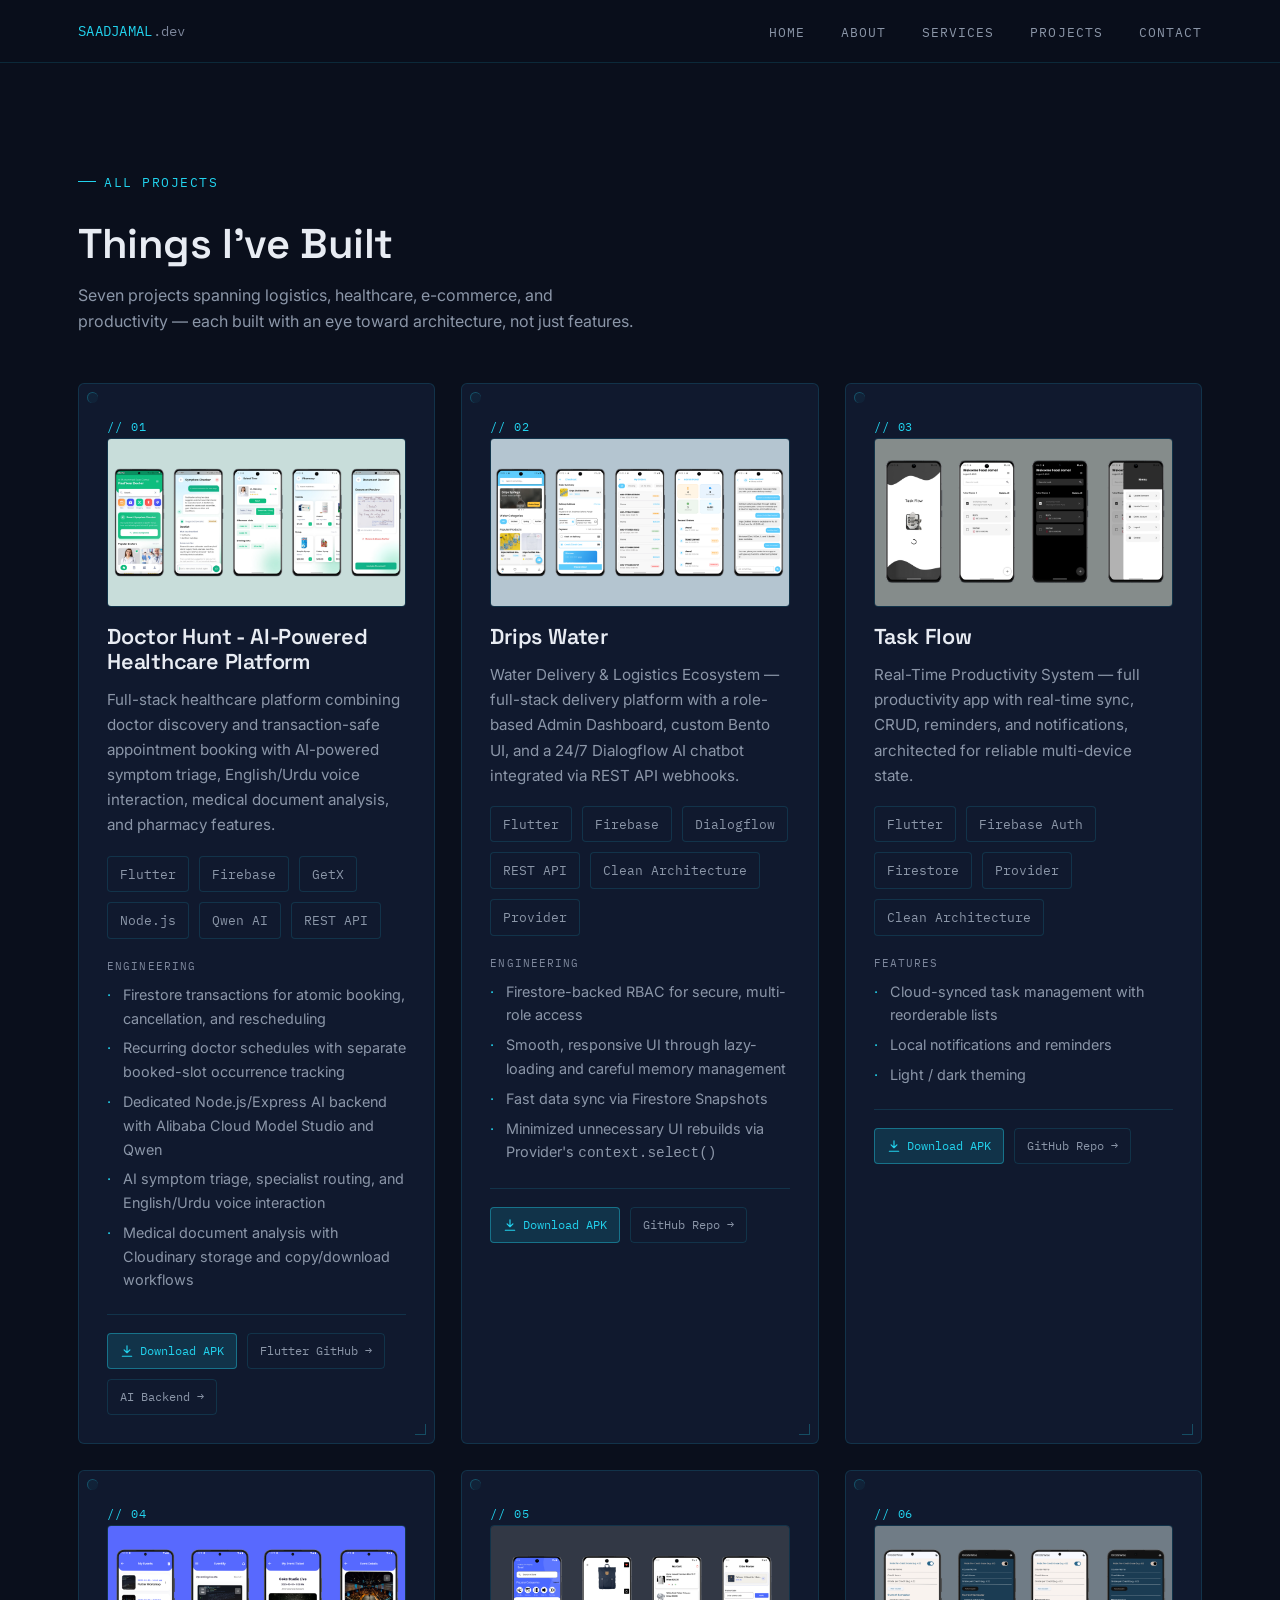
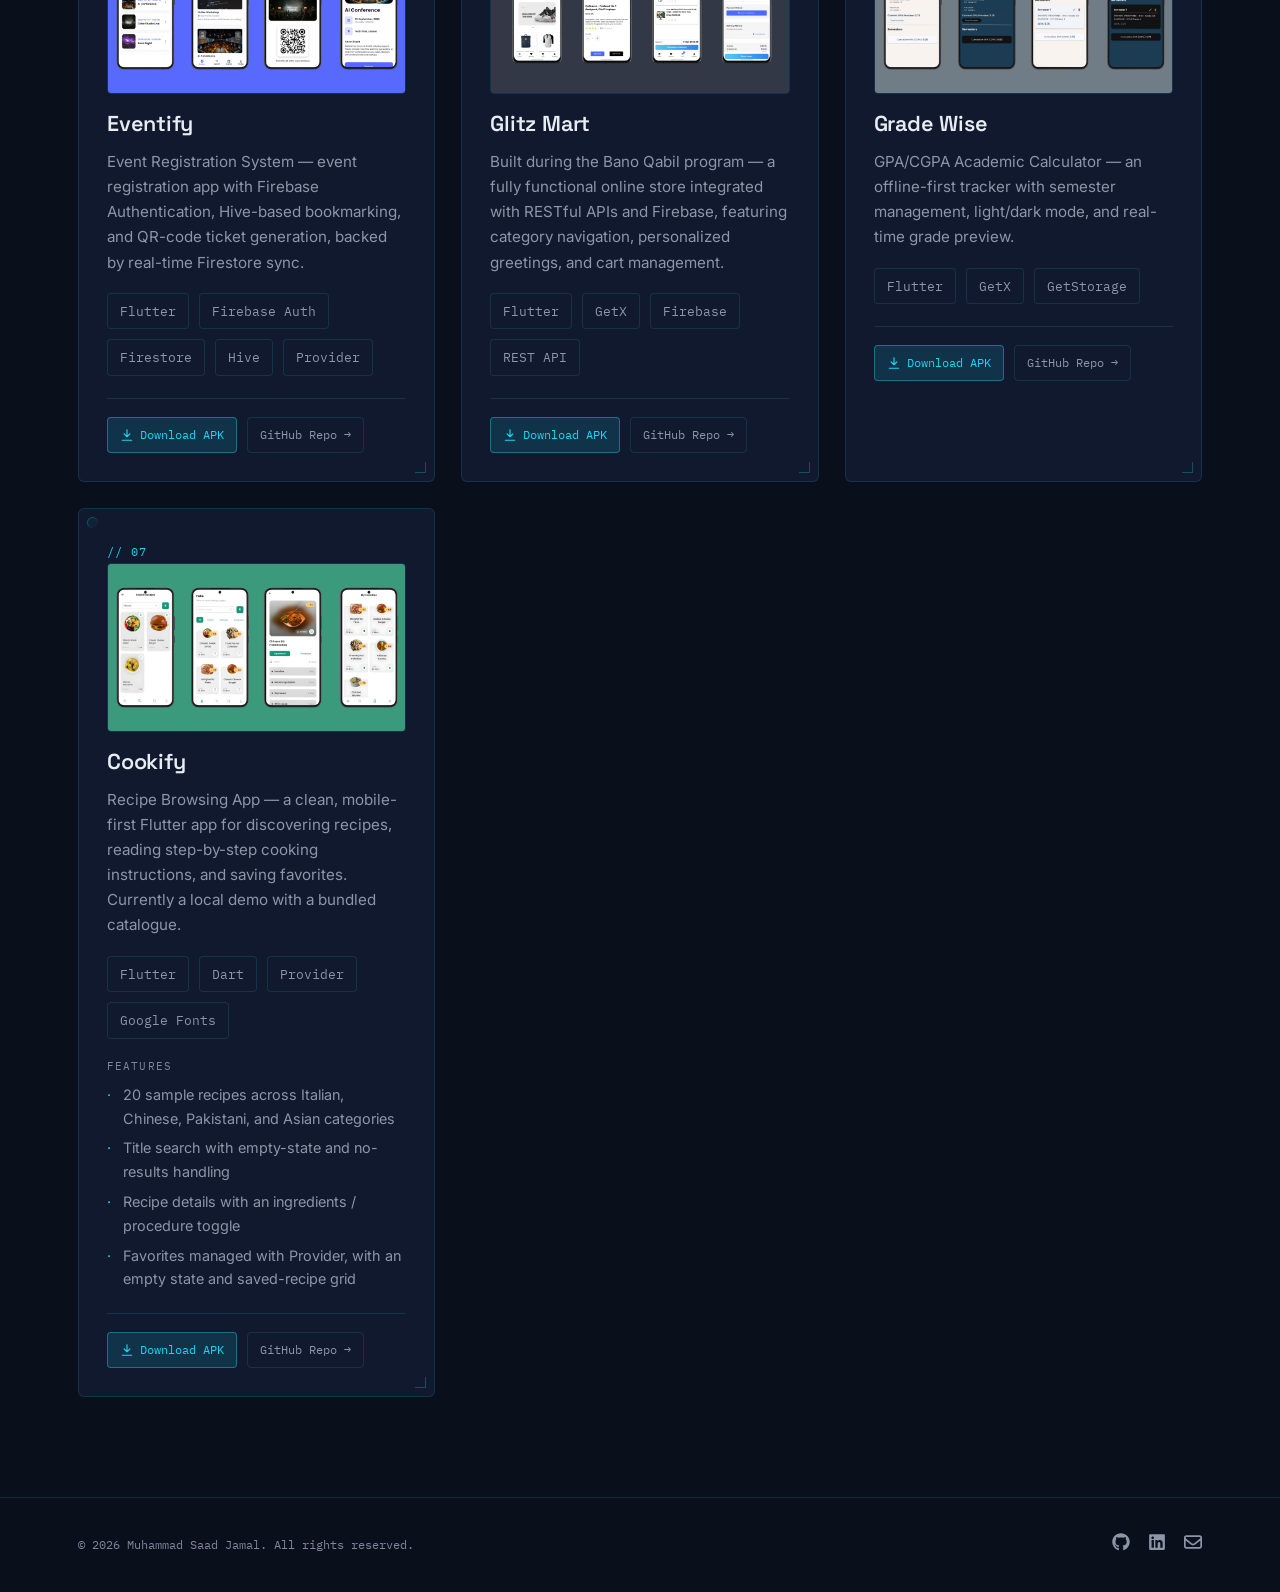
<file: projects.html>
<!DOCTYPE html>
<html lang="en">

<head>
  <meta charset="UTF-8">
  <meta name="viewport" content="width=device-width, initial-scale=1.0">
  <title>Projects - Muhammad Saad Jamal</title>
  <meta name="description"
    content="Flutter projects spanning logistics, healthcare, e-commerce, and productivity — built with Clean Architecture and Firebase.">
  <link rel="canonical" href="https://saadjamal.dev/projects">

  <meta property="og:type" content="website">
  <meta property="og:site_name" content="Muhammad Saad Jamal">
  <meta property="og:title" content="Projects - Muhammad Saad Jamal">
  <meta property="og:description"
    content="Flutter projects spanning logistics, healthcare, e-commerce, and productivity — built with Clean Architecture and Firebase.">
  <meta property="og:url" content="https://saadjamal.dev/projects">
  <meta property="og:image" content="https://saadjamal.dev/assets/img/og-image.png">

  <meta name="twitter:card" content="summary_large_image">

  <link rel="icon" type="image/svg+xml" href="assets/img/favicon.svg">
  <link rel="apple-touch-icon" href="assets/img/favicon.svg">

  <link rel="preconnect" href="https://fonts.googleapis.com">
  <link rel="preconnect" href="https://fonts.gstatic.com" crossorigin>
  <link
    href="https://fonts.googleapis.com/css2?family=Space+Grotesk:wght@500;600;700&family=Inter:wght@400;500;600&family=IBM+Plex+Mono:wght@400;500&display=swap"
    rel="preload" as="style" onload="this.onload=null;this.rel='stylesheet'">
  <noscript>
    <link rel="stylesheet"
      href="https://fonts.googleapis.com/css2?family=Space+Grotesk:wght@500;600;700&family=Inter:wght@400;500;600&family=IBM+Plex+Mono:wght@400;500&display=swap">
  </noscript>
  <link rel="stylesheet" href="style.css">
</head>

<body>

  <header>
    <nav>
      <a href="/" class="logo">SAADJAMAL<span class="dim">.dev</span></a>
      <ul class="nav-links">
        <li><a href="/">Home</a></li>
        <li><a href="/about">About</a></li>
        <li><a href="/services">Services</a></li>
        <li><a href="/projects">Projects</a></li>
        <li><a href="/contact">Contact</a></li>
      </ul>
      <div class="hamburger">
        <div class="bar"></div>
        <div class="bar"></div>
        <div class="bar"></div>
      </div>
    </nav>
  </header>

  <main>

    <section style="padding-bottom: 60px;">
      <div class="section-head">
        <span class="eyebrow">All Projects</span>
        <h2>Things I've Built</h2>
        <p>Seven projects spanning logistics, healthcare, e-commerce, and productivity — each built with an eye toward
          architecture, not just features.</p>
      </div>

      <div class="project-grid">

        <!-- 01 DOCTOR HUNT -->
        <article class="project-card" id="doctor-hunt">
          <span class="project-num">// 01</span>
          <img src="assets/img/doctor-hunt-showcase.png"
            alt="Doctor Hunt app screens: doctor discovery, appointment booking, and pharmacy integration"
            class="gallery-img">
          <h3>Doctor Hunt - AI-Powered Healthcare Platform</h3>
          <p class="project-desc"> Full-stack healthcare platform combining doctor discovery and transaction-safe
            appointment booking with AI-powered symptom triage, English/Urdu voice interaction, medical document
            analysis, and pharmacy features. </p>

          <div class="chip-row">
            <span class="chip">Flutter</span>
            <span class="chip">Firebase</span>
            <span class="chip">GetX</span>
            <span class="chip">Node.js</span>
            <span class="chip">Qwen AI</span>
            <span class="chip">REST API</span>
          </div>

          <p class="spec-label">Engineering</p>
          <ul class="spec-list">
            <li>Firestore transactions for atomic booking, cancellation, and rescheduling</li>
            <li>Recurring doctor schedules with separate booked-slot occurrence tracking</li>
            <li>Dedicated Node.js/Express AI backend with Alibaba Cloud Model Studio and Qwen</li>
            <li>AI symptom triage, specialist routing, and English/Urdu voice interaction</li>
            <li>Medical document analysis with Cloudinary storage and copy/download workflows</li>
          </ul>

          <div class="project-links">
            <a href="https://github.com/DevExplorerr/Doctor-Hunt/releases/download/v1.0.0/Doctor-Hunt-v1.0.0.apk"
              class="btn-apk" download aria-label="Download Doctor Hunt APK for Android"><svg
                xmlns="http://www.w3.org/2000/svg" viewBox="0 0 24 24" width="14" height="14" fill="none"
                stroke="currentColor" stroke-width="2" stroke-linecap="round" stroke-linejoin="round"
                aria-hidden="true">
                <path d="M12 3v12m0 0l-5-5m5 5l5-5M4 21h16" />
              </svg>Download APK</a>
            <a href="https://github.com/DevExplorerr/Doctor-Hunt" target="_blank" rel="noopener">Flutter GitHub →</a> <a
              href="https://github.com/DevExplorerr/Doctor-Hunt-AI" target="_blank" rel="noopener">AI Backend →</a>
          </div>
        </article>

        <!-- 02 DRIPS WATER -->
        <article class="project-card" id="drips-water">
          <span class="project-num">// 02</span>
          <img src="assets/img/drips-water-showcase.png"
            alt="Drips Water app screens: shop, checkout, order tracking, admin dashboard, and the Drips Assistant chatbot"
            class="gallery-img">
          <h3>Drips Water</h3>
          <p class="project-desc">Water Delivery &amp; Logistics Ecosystem — full-stack delivery platform with a
            role-based Admin Dashboard, custom Bento UI, and a 24/7 Dialogflow AI chatbot integrated via REST API
            webhooks.</p>

          <div class="chip-row">
            <span class="chip">Flutter</span>
            <span class="chip">Firebase</span>
            <span class="chip">Dialogflow</span>
            <span class="chip">REST API</span>
            <span class="chip">Clean Architecture</span>
            <span class="chip">Provider</span>
          </div>

          <p class="spec-label">Engineering</p>
          <ul class="spec-list">
            <li>Firestore-backed RBAC for secure, multi-role access</li>
            <li>Smooth, responsive UI through lazy-loading and careful memory management</li>
            <li>Fast data sync via Firestore Snapshots</li>
            <li>Minimized unnecessary UI rebuilds via Provider's <code>context.select()</code></li>
          </ul>

          <div class="project-links">
            <a href="https://github.com/DevExplorerr/Drips-Water/releases/download/v1.0.1/drips_water_v1.0.1_release.apk"
              class="btn-apk" download aria-label="Download Drips Water APK for Android"><svg
                xmlns="http://www.w3.org/2000/svg" viewBox="0 0 24 24" width="14" height="14" fill="none"
                stroke="currentColor" stroke-width="2" stroke-linecap="round" stroke-linejoin="round"
                aria-hidden="true">
                <path d="M12 3v12m0 0l-5-5m5 5l5-5M4 21h16" />
              </svg>Download APK</a>
            <a href="https://github.com/DevExplorerr/Drips-Water" target="_blank" rel="noopener">GitHub Repo →</a>
          </div>
        </article>

        <!-- 03 TASK FLOW -->
        <article class="project-card" id="task-flow">
          <span class="project-num">// 03</span>
          <img src="assets/img/task-flow-showcase.png" alt="Task Flow app screens: task list, reminders, and sync"
            class="gallery-img">
          <h3>Task Flow</h3>
          <p class="project-desc">Real-Time Productivity System — full productivity app with real-time sync, CRUD,
            reminders, and notifications, architected for reliable multi-device state.</p>

          <div class="chip-row">
            <span class="chip">Flutter</span>
            <span class="chip">Firebase Auth</span>
            <span class="chip">Firestore</span>
            <span class="chip">Provider</span>
            <span class="chip">Clean Architecture</span>
          </div>

          <p class="spec-label">Features</p>
          <ul class="spec-list">
            <li>Cloud-synced task management with reorderable lists</li>
            <li>Local notifications and reminders</li>
            <li>Light / dark theming</li>
          </ul>

          <div class="project-links">
            <a href="#https://github.com/DevExplorerr/Task-Flow/releases/download/v1.0.0/task_flow_v1.0.0_release.apk"
              class="btn-apk" download aria-label="Download Task Flow APK for Android"><svg
                xmlns="http://www.w3.org/2000/svg" viewBox="0 0 24 24" width="14" height="14" fill="none"
                stroke="currentColor" stroke-width="2" stroke-linecap="round" stroke-linejoin="round"
                aria-hidden="true">
                <path d="M12 3v12m0 0l-5-5m5 5l5-5M4 21h16" />
              </svg>Download APK</a>
            <a href="https://github.com/DevExplorerr/Task-Flow" target="_blank" rel="noopener">GitHub Repo →</a>
          </div>
        </article>

        <!-- 04 EVENTIFY -->
        <article class="project-card" id="eventify">
          <span class="project-num">// 04</span>
          <img src="assets/img/eventify-showcase.png"
            alt="Eventify app screens: event registration, bookmarking, and QR ticket generation" class="gallery-img">
          <h3>Eventify</h3>
          <p class="project-desc">Event Registration System — event registration app with Firebase Authentication,
            Hive-based bookmarking, and QR-code ticket generation, backed by real-time Firestore sync.</p>

          <div class="chip-row">
            <span class="chip">Flutter</span>
            <span class="chip">Firebase Auth</span>
            <span class="chip">Firestore</span>
            <span class="chip">Hive</span>
            <span class="chip">Provider</span>
          </div>

          <div class="project-links">
            <a href="https://github.com/DevExplorerr/Internship-Pakistan/releases/download/v1.0.0/eventify-v1.0.0.apk"
              class="btn-apk" download aria-label="Download Eventify APK for Android"><svg
                xmlns="http://www.w3.org/2000/svg" viewBox="0 0 24 24" width="14" height="14" fill="none"
                stroke="currentColor" stroke-width="2" stroke-linecap="round" stroke-linejoin="round"
                aria-hidden="true">
                <path d="M12 3v12m0 0l-5-5m5 5l5-5M4 21h16" />
              </svg>Download APK</a>
            <a href="https://github.com/DevExplorerr/Internship-Pakistan/tree/master/eventify" target="_blank"
              rel="noopener">GitHub Repo →</a>
          </div>
        </article>

        <!-- 05 E-COMMERCE APP -->
        <article class="project-card" id="e-commerce">
          <span class="project-num">// 05</span>
          <img src="assets/img/glitz-mart-showcase.png"
            alt="E-Commerce App screens: product browsing, categories, and cart" class="gallery-img">
          <h3>Glitz Mart</h3>
          <p class="project-desc">Built during the Bano Qabil program — a fully functional online store integrated with
            RESTful APIs and Firebase, featuring category navigation, personalized greetings, and cart management.</p>

          <div class="chip-row">
            <span class="chip">Flutter</span>
            <span class="chip">GetX</span>
            <span class="chip">Firebase</span>
            <span class="chip">REST API</span>
          </div>

          <div class="project-links">
            <a href="https://github.com/DevExplorerr/Internship-Pakistan/releases/download/eventify-v1.0.0/eventify-v1.0.0.apk"
              class="btn-apk" download aria-label="Download Glitz Mart APK for Android"><svg
                xmlns="http://www.w3.org/2000/svg" viewBox="0 0 24 24" width="14" height="14" fill="none"
                stroke="currentColor" stroke-width="2" stroke-linecap="round" stroke-linejoin="round"
                aria-hidden="true">
                <path d="M12 3v12m0 0l-5-5m5 5l5-5M4 21h16" />
              </svg>Download APK</a>
            <a href="https://github.com/DevExplorerr/E-Commerce-Application" target="_blank" rel="noopener">GitHub Repo
              →</a>
          </div>
        </article>

        <!-- 06 GRADE WISE -->
        <article class="project-card" id="grade-wise">
          <span class="project-num">// 06</span>
          <img src="assets/img/grade-wise-showcase.png"
            alt="Grade Wise app screens: GPA calculator, semester management, and grade preview" class="gallery-img">
          <h3>Grade Wise</h3>
          <p class="project-desc">GPA/CGPA Academic Calculator — an offline-first tracker with semester management,
            light/dark mode, and real-time grade preview.</p>

          <div class="chip-row">
            <span class="chip">Flutter</span>
            <span class="chip">GetX</span>
            <span class="chip">GetStorage</span>
          </div>

          <div class="project-links">
            <a href="https://github.com/DevExplorerr/Grade-Wise-App/releases/download/v1.0.0/gradewise-v1.0.0.apk"
              class="btn-apk" download aria-label="Download Grade Wise APK for Android"><svg
                xmlns="http://www.w3.org/2000/svg" viewBox="0 0 24 24" width="14" height="14" fill="none"
                stroke="currentColor" stroke-width="2" stroke-linecap="round" stroke-linejoin="round"
                aria-hidden="true">
                <path d="M12 3v12m0 0l-5-5m5 5l5-5M4 21h16" />
              </svg>Download APK</a>
            <a href="https://github.com/DevExplorerr/Grade-Wise-App" target="_blank" rel="noopener">GitHub Repo →</a>
          </div>
        </article>

        <!-- 07 COOKIFY -->
        <article class="project-card" id="cookify">
          <span class="project-num">// 07</span>
          <img src="assets/img/cookify-showcase.png"
            alt="Cookify app screens: splash, home with category tabs, recipe search, favorites, and recipe details with ingredients and procedure"
            class="gallery-img">
          <h3>Cookify</h3>
          <p class="project-desc">Recipe Browsing App — a clean, mobile-first Flutter app for discovering recipes,
            reading
            step-by-step cooking instructions, and saving favorites. Currently a local demo with a bundled catalogue.
          </p>

          <div class="chip-row">
            <span class="chip">Flutter</span>
            <span class="chip">Dart</span>
            <span class="chip">Provider</span>
            <span class="chip">Google Fonts</span>
          </div>

          <p class="spec-label">Features</p>
          <ul class="spec-list">
            <li>20 sample recipes across Italian, Chinese, Pakistani, and Asian categories</li>
            <li>Title search with empty-state and no-results handling</li>
            <li>Recipe details with an ingredients / procedure toggle</li>
            <li>Favorites managed with Provider, with an empty state and saved-recipe grid</li>
          </ul>

          <div class="project-links">
            <a href="https://github.com/DevExplorerr/Internship-Pakistan/releases/download/cookify-v1.0.0/cookify-v1.0.0.apk"
              class="btn-apk" download aria-label="Download Cookify APK for Android"><svg
                xmlns="http://www.w3.org/2000/svg" viewBox="0 0 24 24" width="14" height="14" fill="none"
                stroke="currentColor" stroke-width="2" stroke-linecap="round" stroke-linejoin="round"
                aria-hidden="true">
                <path d="M12 3v12m0 0l-5-5m5 5l5-5M4 21h16" />
              </svg>Download APK</a>
            <a href="https://github.com/DevExplorerr/Internship-Pakistan/tree/master/cookify" target="_blank"
              rel="noopener">GitHub Repo →</a>
          </div>
        </article>
      </div>
    </section>
  </main>

  <footer>
    <div class="footer-inner">
      <p>&copy; 2026 Muhammad Saad Jamal. All rights reserved.</p>
      <div class="footer-social">
        <a href="https://github.com/DevExplorerr" target="_blank" rel="noopener" aria-label="GitHub">
          <svg xmlns="http://www.w3.org/2000/svg" viewBox="0 0 496 512" aria-hidden="true">
            <path
              d="M165.9 397.4c0 2-2.3 3.6-5.2 3.6-3.3 .3-5.6-1.3-5.6-3.6 0-2 2.3-3.6 5.2-3.6 3-.3 5.6 1.3 5.6 3.6zm-31.1-4.5c-.7 2 1.3 4.3 4.3 4.9 2.6 1 5.6 0 6.2-2s-1.3-4.3-4.3-5.2c-2.6-.7-5.5 .3-6.2 2.3zm44.2-1.7c-2.9 .7-4.9 2.6-4.6 4.9 .3 2 2.9 3.3 5.9 2.6 2.9-.7 4.9-2.6 4.6-4.6-.3-1.9-3-3.2-5.9-2.9zM244.8 8C106.1 8 0 113.3 0 252c0 110.9 69.8 205.8 169.5 239.2 12.8 2.3 17.3-5.6 17.3-12.1 0-6.2-.3-40.4-.3-61.4 0 0-70 15-84.7-29.8 0 0-11.4-29.1-27.8-36.6 0 0-22.9-15.7 1.6-15.4 0 0 24.9 2 38.6 25.8 21.9 38.6 58.6 27.5 72.9 20.9 2.3-16 8.8-27.1 16-33.7-55.9-6.2-112.3-14.3-112.3-110.5 0-27.5 7.6-41.3 23.6-58.9-2.6-6.5-11.1-33.3 2.6-67.9 20.9-6.5 69 27 69 27 20-5.6 41.5-8.5 62.8-8.5s42.8 2.9 62.8 8.5c0 0 48.1-33.6 69-27 13.7 34.7 5.2 61.4 2.6 67.9 16 17.7 25.8 31.5 25.8 58.9 0 96.5-58.9 104.2-114.8 110.5 9.2 7.9 17 22.9 17 46.4 0 33.7-.3 75.4-.3 83.6 0 6.5 4.6 14.4 17.3 12.1C428.2 457.8 496 362.9 496 252 496 113.3 383.5 8 244.8 8zM97.2 352.9c-1.3 1-1 3.3 .7 5.2 1.6 1.6 3.9 2.3 5.2 1 1.3-1 1-3.3-.7-5.2-1.6-1.6-3.9-2.3-5.2-1zm-10.8-8.1c-.7 1.3 .3 2.9 2.3 3.9 1.6 1 3.6 .7 4.3-.7 .7-1.3-.3-2.9-2.3-3.9-2-.6-3.6-.3-4.3 .7zm32.4 35.6c-1.6 1.3-1 4.3 1.3 6.2 2.3 2.3 5.2 2.6 6.5 1 1.3-1.3 .7-4.3-1.3-6.2-2.2-2.3-5.2-2.6-6.5-1zm-11.4-14.7c-1.6 1-1.6 3.6 0 5.9 1.6 2.3 4.3 3.3 5.6 2.3 1.6-1.3 1.6-3.9 0-6.2-1.4-2.3-4-3.3-5.6-2z" />
          </svg>
        </a>
        <a href="https://linkedin.com/in/muhammadsaadjamal" target="_blank" rel="noopener" aria-label="LinkedIn">
          <svg xmlns="http://www.w3.org/2000/svg" viewBox="0 0 448 512" aria-hidden="true">
            <path
              d="M416 32H31.9C14.3 32 0 46.5 0 64.3v383.4C0 465.5 14.3 480 31.9 480H416c17.6 0 32-14.5 32-32.3V64.3c0-17.8-14.4-32.3-32-32.3zM135.4 416H69V202.2h66.5V416zm-33.2-243c-21.3 0-38.5-17.3-38.5-38.5S80.9 96 102.2 96c21.2 0 38.5 17.3 38.5 38.5 0 21.3-17.2 38.5-38.5 38.5zm282.1 243h-66.4V312c0-24.8-.5-56.7-34.5-56.7-34.6 0-39.9 27-39.9 54.9V416h-66.4V202.2h63.7v29.2h.9c8.9-16.8 30.6-34.5 62.9-34.5 67.2 0 79.7 44.3 79.7 101.9V416z" />
          </svg>
        </a>
        <a href="mailto:hello@saadjamal.dev" aria-label="Email">
          <svg xmlns="http://www.w3.org/2000/svg" viewBox="0 0 512 512" aria-hidden="true">
            <path
              d="M64 112c-8.8 0-16 7.2-16 16v22.1L220.5 291.7c20.7 17 50.4 17 71.1 0L464 150.1V128c0-8.8-7.2-16-16-16H64zM48 212.2V384c0 8.8 7.2 16 16 16H448c8.8 0 16-7.2 16-16V212.2L322 328.8c-38.4 31.5-93.7 31.5-132 0L48 212.2zM0 128C0 92.7 28.7 64 64 64H448c35.3 0 64 28.7 64 64V384c0 35.3-28.7 64-64 64H64c-35.3 0-64-28.7-64-64V128z" />
          </svg>
        </a>
      </div>
    </div>
  </footer>

  <script src="script.js"></script>
</body>

</html>
</file>
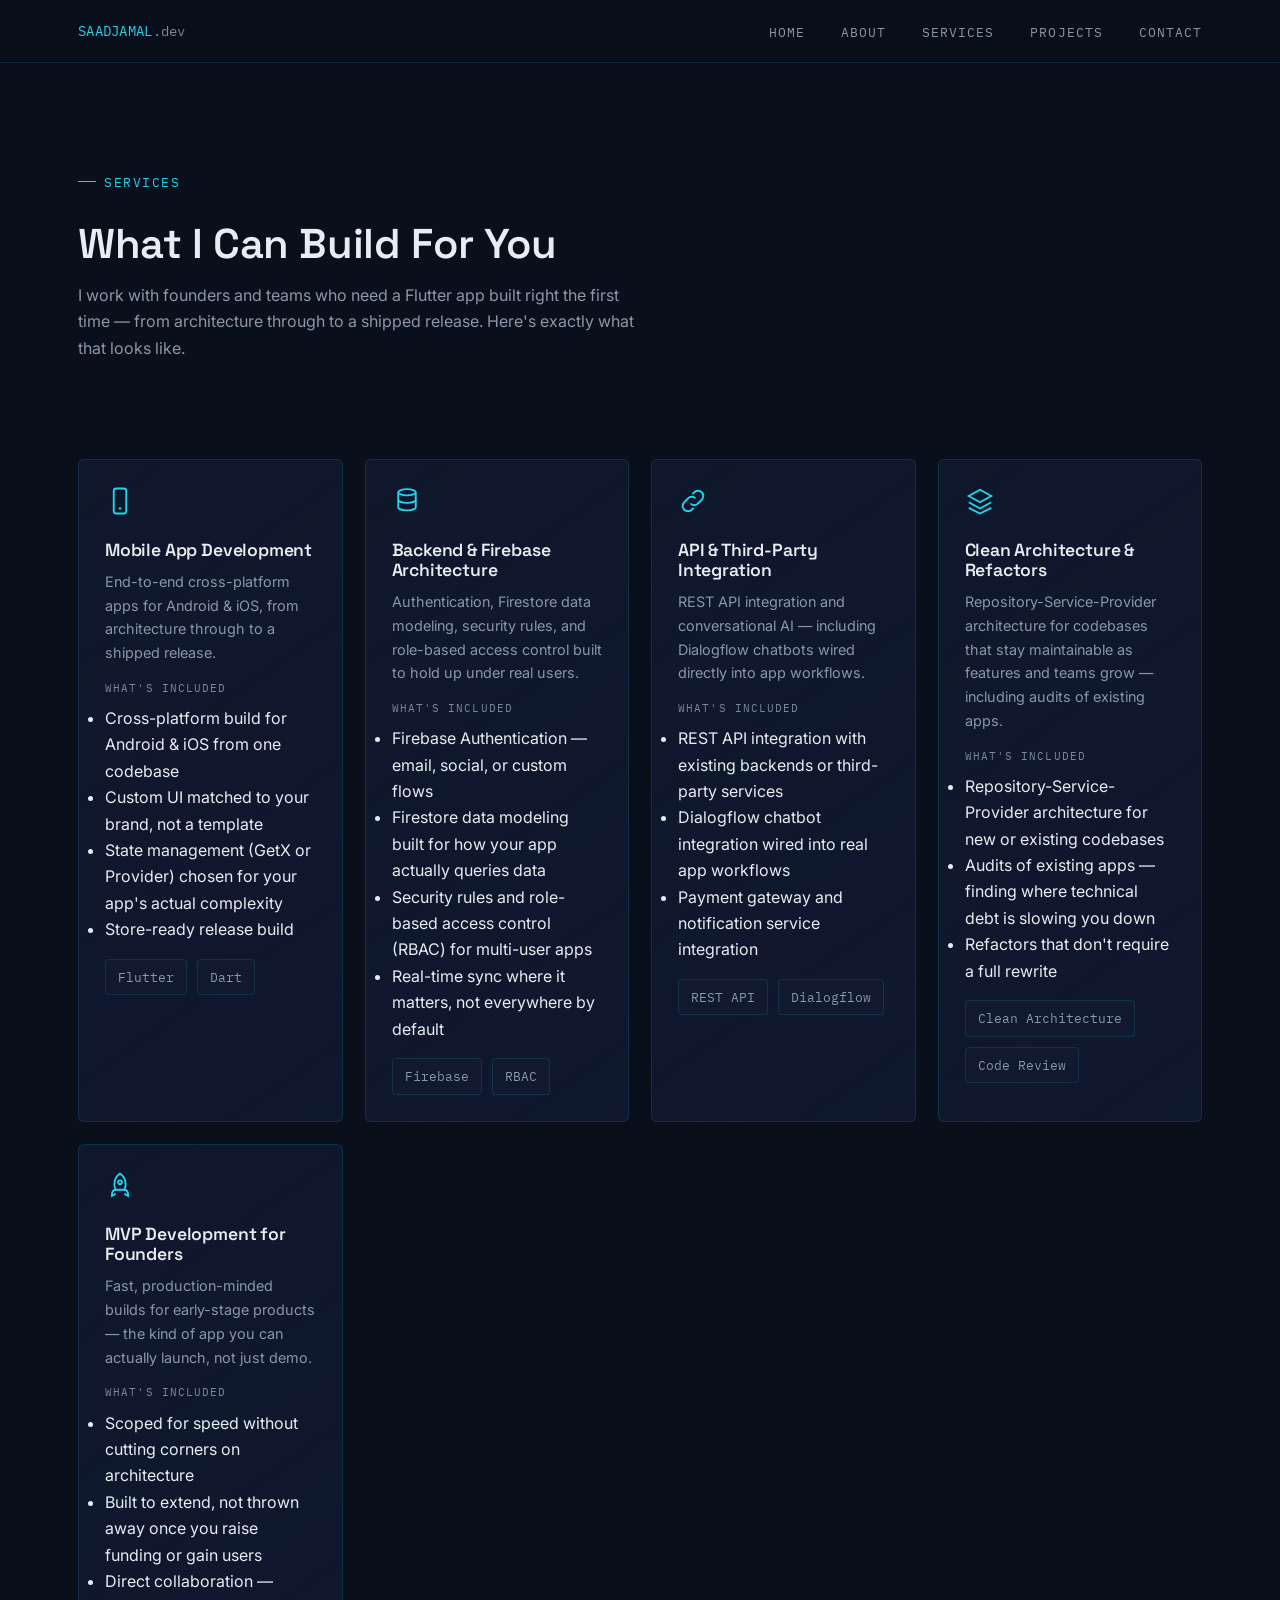
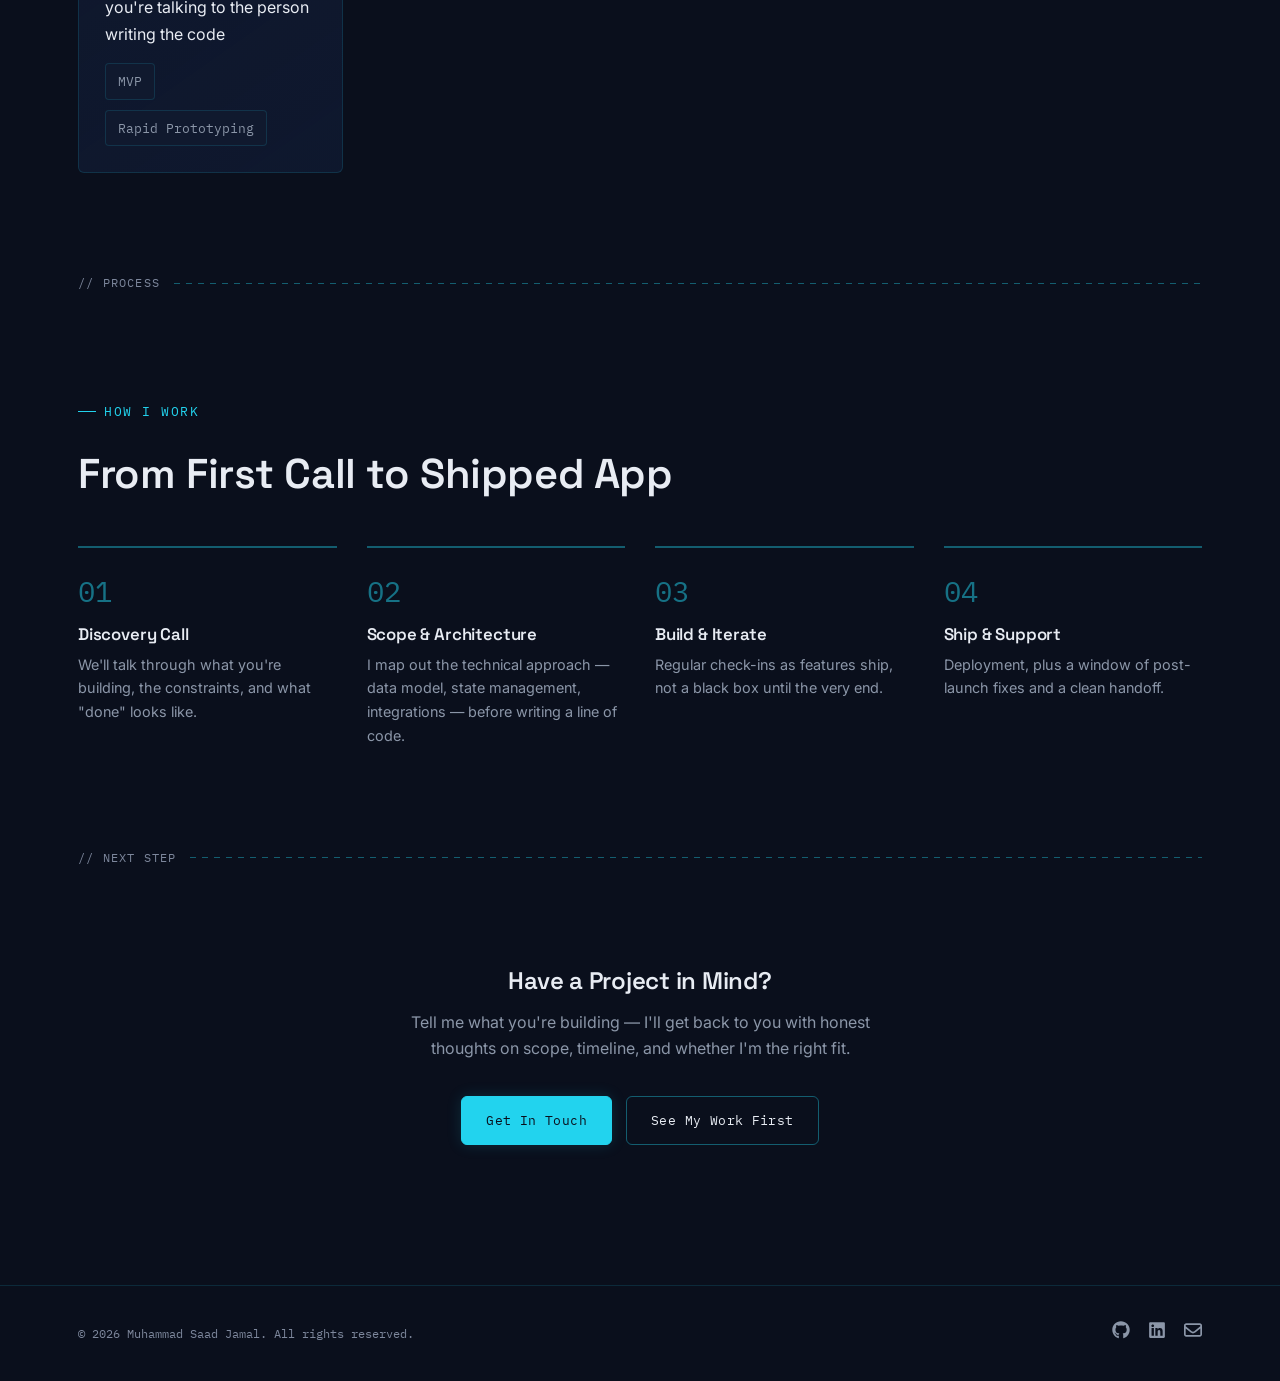
<file: services.html>
<!DOCTYPE html>
<html lang="en">
<head>
<meta charset="UTF-8">
<meta name="viewport" content="width=device-width, initial-scale=1.0">
<title>Services - Muhammad Saad Jamal</title>
<meta name="description" content="Flutter development, Firebase architecture, API integration, and MVP builds for founders — from Muhammad Saad Jamal.">
<link rel="canonical" href="https://saadjamal.dev/services">

<meta property="og:type" content="website">
<meta property="og:site_name" content="Muhammad Saad Jamal">
<meta property="og:title" content="Services - Muhammad Saad Jamal">
<meta property="og:description" content="Flutter development, Firebase architecture, API integration, and MVP builds for founders — from Muhammad Saad Jamal.">
<meta property="og:url" content="https://saadjamal.dev/services">
<meta property="og:image" content="https://saadjamal.dev/assets/img/og-image.png">

<meta name="twitter:card" content="summary_large_image">

<link rel="icon" type="image/svg+xml" href="assets/img/favicon.svg">
<link rel="apple-touch-icon" href="assets/img/favicon.svg">

<link rel="preconnect" href="https://fonts.googleapis.com">
<link rel="preconnect" href="https://fonts.gstatic.com" crossorigin>
<link rel="preload" as="style"
  href="https://fonts.googleapis.com/css2?family=Space+Grotesk:wght@500;600;700&family=Inter:wght@400;500;600&family=IBM+Plex+Mono:wght@400;500&display=swap"
  onload="this.onload=null;this.rel='stylesheet'">
<noscript>
  <link rel="stylesheet" href="https://fonts.googleapis.com/css2?family=Space+Grotesk:wght@500;600;700&family=Inter:wght@400;500;600&family=IBM+Plex+Mono:wght@400;500&display=swap">
</noscript>
<link rel="stylesheet" href="style.css">
</head>
<body>

<header>
  <nav>
    <a href="/" class="logo">SAADJAMAL<span class="dim">.dev</span></a>
    <ul class="nav-links">
      <li><a href="/">Home</a></li>
      <li><a href="/about">About</a></li>
      <li><a href="/services">Services</a></li>
      <li><a href="/projects">Projects</a></li>
      <li><a href="/contact">Contact</a></li>
    </ul>
    <div class="hamburger">
      <div class="bar"></div>
      <div class="bar"></div>
      <div class="bar"></div>
    </div>
  </nav>
</header>

<main>

  <!-- ============ HEADER ============ -->
  <section style="padding-bottom: 50px;">
    <div class="section-head">
      <span class="eyebrow">Services</span>
      <h2>What I Can Build For You</h2>
      <p>I work with founders and teams who need a Flutter app built right the first time — from architecture through to a shipped release. Here's exactly what that looks like.</p>
    </div>
  </section>

  <!-- ============ SERVICES (EXPANDED) ============ -->
  <section style="padding-top: 0;">
    <div class="service-grid">

      <div class="service-card">
        <svg class="service-icon" viewBox="0 0 24 24" fill="none" stroke="currentColor" stroke-width="1.5" aria-hidden="true">
          <rect x="7" y="2" width="10" height="20" rx="2"/><line x1="11" y1="18" x2="13" y2="18"/>
        </svg>
        <h3>Mobile App Development</h3>
        <p>End-to-end cross-platform apps for Android &amp; iOS, from architecture through to a shipped release.</p>
        <p class="spec-label">What's Included</p>
        <ul class="spec-list">
          <li>Cross-platform build for Android &amp; iOS from one codebase</li>
          <li>Custom UI matched to your brand, not a template</li>
          <li>State management (GetX or Provider) chosen for your app's actual complexity</li>
          <li>Store-ready release build</li>
        </ul>
        <div class="chip-row" style="margin-top: 16px;">
          <span class="chip">Flutter</span>
          <span class="chip">Dart</span>
        </div>
      </div>

      <div class="service-card">
        <svg class="service-icon" viewBox="0 0 24 24" fill="none" stroke="currentColor" stroke-width="1.5" aria-hidden="true">
          <ellipse cx="12" cy="5" rx="7" ry="2.5"/><path d="M5 5v6c0 1.4 3.1 2.5 7 2.5s7-1.1 7-2.5V5"/><path d="M5 11v6c0 1.4 3.1 2.5 7 2.5s7-1.1 7-2.5v-6"/>
        </svg>
        <h3>Backend &amp; Firebase Architecture</h3>
        <p>Authentication, Firestore data modeling, security rules, and role-based access control built to hold up under real users.</p>
        <p class="spec-label">What's Included</p>
        <ul class="spec-list">
          <li>Firebase Authentication — email, social, or custom flows</li>
          <li>Firestore data modeling built for how your app actually queries data</li>
          <li>Security rules and role-based access control (RBAC) for multi-user apps</li>
          <li>Real-time sync where it matters, not everywhere by default</li>
        </ul>
        <div class="chip-row" style="margin-top: 16px;">
          <span class="chip">Firebase</span>
          <span class="chip">RBAC</span>
        </div>
      </div>

      <div class="service-card">
        <svg class="service-icon" viewBox="0 0 24 24" fill="none" stroke="currentColor" stroke-width="1.5" aria-hidden="true">
          <path d="M10 14a4 4 0 0 0 6 0l3-3a4 4 0 0 0-6-6l-1.5 1.5"/><path d="M14 10a4 4 0 0 0-6 0l-3 3a4 4 0 0 0 6 6l1.5-1.5"/>
        </svg>
        <h3>API &amp; Third-Party Integration</h3>
        <p>REST API integration and conversational AI — including Dialogflow chatbots wired directly into app workflows.</p>
        <p class="spec-label">What's Included</p>
        <ul class="spec-list">
          <li>REST API integration with existing backends or third-party services</li>
          <li>Dialogflow chatbot integration wired into real app workflows</li>
          <li>Payment gateway and notification service integration</li>
        </ul>
        <div class="chip-row" style="margin-top: 16px;">
          <span class="chip">REST API</span>
          <span class="chip">Dialogflow</span>
        </div>
      </div>

      <div class="service-card">
        <svg class="service-icon" viewBox="0 0 24 24" fill="none" stroke="currentColor" stroke-width="1.5" aria-hidden="true">
          <polygon points="12,3 21,8 12,13 3,8"/><polyline points="3,13 12,18 21,13"/><polyline points="3,17.5 12,22 21,17.5"/>
        </svg>
        <h3>Clean Architecture &amp; Refactors</h3>
        <p>Repository-Service-Provider architecture for codebases that stay maintainable as features and teams grow — including audits of existing apps.</p>
        <p class="spec-label">What's Included</p>
        <ul class="spec-list">
          <li>Repository-Service-Provider architecture for new or existing codebases</li>
          <li>Audits of existing apps — finding where technical debt is slowing you down</li>
          <li>Refactors that don't require a full rewrite</li>
        </ul>
        <div class="chip-row" style="margin-top: 16px;">
          <span class="chip">Clean Architecture</span>
          <span class="chip">Code Review</span>
        </div>
      </div>

      <div class="service-card">
        <svg class="service-icon" viewBox="0 0 24 24" fill="none" stroke="currentColor" stroke-width="1.5" aria-hidden="true">
          <path d="M12 2c3 2 4.5 5.5 4.5 9 0 2-1 4-1 4h-7s-1-2-1-4c0-3.5 1.5-7 4.5-9z"/><circle cx="12" cy="9" r="1.5"/><path d="M8.5 15c-2 0-3 2-3 5 2-1 3-2 3-2M15.5 15c2 0 3 2 3 5-2-1-3-2-3-2"/>
        </svg>
        <h3>MVP Development for Founders</h3>
        <p>Fast, production-minded builds for early-stage products — the kind of app you can actually launch, not just demo.</p>
        <p class="spec-label">What's Included</p>
        <ul class="spec-list">
          <li>Scoped for speed without cutting corners on architecture</li>
          <li>Built to extend, not thrown away once you raise funding or gain users</li>
          <li>Direct collaboration — you're talking to the person writing the code</li>
        </ul>
        <div class="chip-row" style="margin-top: 16px;">
          <span class="chip">MVP</span>
          <span class="chip">Rapid Prototyping</span>
        </div>
      </div>

    </div>
  </section>

  <!-- ============ PROCESS ============ -->
  <div class="section-divider"><span class="label">// Process</span><span class="line"></span></div>
  <section>
    <div class="section-head">
      <span class="eyebrow">How I Work</span>
      <h2>From First Call to Shipped App</h2>
    </div>

    <div class="process-grid">
      <div class="process-step">
        <span class="step-num">01</span>
        <h3>Discovery Call</h3>
        <p>We'll talk through what you're building, the constraints, and what "done" looks like.</p>
      </div>
      <div class="process-step">
        <span class="step-num">02</span>
        <h3>Scope &amp; Architecture</h3>
        <p>I map out the technical approach — data model, state management, integrations — before writing a line of code.</p>
      </div>
      <div class="process-step">
        <span class="step-num">03</span>
        <h3>Build &amp; Iterate</h3>
        <p>Regular check-ins as features ship, not a black box until the very end.</p>
      </div>
      <div class="process-step">
        <span class="step-num">04</span>
        <h3>Ship &amp; Support</h3>
        <p>Deployment, plus a window of post-launch fixes and a clean handoff.</p>
      </div>
    </div>
  </section>

  <!-- ============ CTA ============ -->
  <div class="section-divider"><span class="label">// Next Step</span><span class="line"></span></div>
  <section>
    <div class="wrap" style="text-align: center;">
      <h2 style="margin-bottom: 14px;">Have a Project in Mind?</h2>
      <p style="color: var(--text-secondary); max-width: 520px; margin: 0 auto;">
        Tell me what you're building — I'll get back to you with honest thoughts on scope, timeline, and whether I'm the right fit.
      </p>
      <div class="btn-row" style="justify-content: center;">
        <a href="/contact" class="btn btn-primary">Get In Touch</a>
        <a href="/projects" class="btn btn-outline">See My Work First</a>
      </div>
    </div>
  </section>

</main>

<footer>
  <div class="footer-inner">
    <p>&copy; 2026 Muhammad Saad Jamal. All rights reserved.</p>
    <div class="footer-social">
      <a href="https://github.com/DevExplorerr" target="_blank" rel="noopener" aria-label="GitHub">
        <svg xmlns="http://www.w3.org/2000/svg" viewBox="0 0 496 512" aria-hidden="true"><path d="M165.9 397.4c0 2-2.3 3.6-5.2 3.6-3.3 .3-5.6-1.3-5.6-3.6 0-2 2.3-3.6 5.2-3.6 3-.3 5.6 1.3 5.6 3.6zm-31.1-4.5c-.7 2 1.3 4.3 4.3 4.9 2.6 1 5.6 0 6.2-2s-1.3-4.3-4.3-5.2c-2.6-.7-5.5 .3-6.2 2.3zm44.2-1.7c-2.9 .7-4.9 2.6-4.6 4.9 .3 2 2.9 3.3 5.9 2.6 2.9-.7 4.9-2.6 4.6-4.6-.3-1.9-3-3.2-5.9-2.9zM244.8 8C106.1 8 0 113.3 0 252c0 110.9 69.8 205.8 169.5 239.2 12.8 2.3 17.3-5.6 17.3-12.1 0-6.2-.3-40.4-.3-61.4 0 0-70 15-84.7-29.8 0 0-11.4-29.1-27.8-36.6 0 0-22.9-15.7 1.6-15.4 0 0 24.9 2 38.6 25.8 21.9 38.6 58.6 27.5 72.9 20.9 2.3-16 8.8-27.1 16-33.7-55.9-6.2-112.3-14.3-112.3-110.5 0-27.5 7.6-41.3 23.6-58.9-2.6-6.5-11.1-33.3 2.6-67.9 20.9-6.5 69 27 69 27 20-5.6 41.5-8.5 62.8-8.5s42.8 2.9 62.8 8.5c0 0 48.1-33.6 69-27 13.7 34.7 5.2 61.4 2.6 67.9 16 17.7 25.8 31.5 25.8 58.9 0 96.5-58.9 104.2-114.8 110.5 9.2 7.9 17 22.9 17 46.4 0 33.7-.3 75.4-.3 83.6 0 6.5 4.6 14.4 17.3 12.1C428.2 457.8 496 362.9 496 252 496 113.3 383.5 8 244.8 8zM97.2 352.9c-1.3 1-1 3.3 .7 5.2 1.6 1.6 3.9 2.3 5.2 1 1.3-1 1-3.3-.7-5.2-1.6-1.6-3.9-2.3-5.2-1zm-10.8-8.1c-.7 1.3 .3 2.9 2.3 3.9 1.6 1 3.6 .7 4.3-.7 .7-1.3-.3-2.9-2.3-3.9-2-.6-3.6-.3-4.3 .7zm32.4 35.6c-1.6 1.3-1 4.3 1.3 6.2 2.3 2.3 5.2 2.6 6.5 1 1.3-1.3 .7-4.3-1.3-6.2-2.2-2.3-5.2-2.6-6.5-1zm-11.4-14.7c-1.6 1-1.6 3.6 0 5.9 1.6 2.3 4.3 3.3 5.6 2.3 1.6-1.3 1.6-3.9 0-6.2-1.4-2.3-4-3.3-5.6-2z"/></svg>
      </a>
      <a href="https://linkedin.com/in/muhammadsaadjamal" target="_blank" rel="noopener" aria-label="LinkedIn">
        <svg xmlns="http://www.w3.org/2000/svg" viewBox="0 0 448 512" aria-hidden="true"><path d="M416 32H31.9C14.3 32 0 46.5 0 64.3v383.4C0 465.5 14.3 480 31.9 480H416c17.6 0 32-14.5 32-32.3V64.3c0-17.8-14.4-32.3-32-32.3zM135.4 416H69V202.2h66.5V416zm-33.2-243c-21.3 0-38.5-17.3-38.5-38.5S80.9 96 102.2 96c21.2 0 38.5 17.3 38.5 38.5 0 21.3-17.2 38.5-38.5 38.5zm282.1 243h-66.4V312c0-24.8-.5-56.7-34.5-56.7-34.6 0-39.9 27-39.9 54.9V416h-66.4V202.2h63.7v29.2h.9c8.9-16.8 30.6-34.5 62.9-34.5 67.2 0 79.7 44.3 79.7 101.9V416z"/></svg>
      </a>
      <a href="mailto:hello@saadjamal.dev" aria-label="Email">
          <svg xmlns="http://www.w3.org/2000/svg" viewBox="0 0 512 512" aria-hidden="true">
            <path
              d="M64 112c-8.8 0-16 7.2-16 16v22.1L220.5 291.7c20.7 17 50.4 17 71.1 0L464 150.1V128c0-8.8-7.2-16-16-16H64zM48 212.2V384c0 8.8 7.2 16 16 16H448c8.8 0 16-7.2 16-16V212.2L322 328.8c-38.4 31.5-93.7 31.5-132 0L48 212.2zM0 128C0 92.7 28.7 64 64 64H448c35.3 0 64 28.7 64 64V384c0 35.3-28.7 64-64 64H64c-35.3 0-64-28.7-64-64V128z" />
          </svg>
        </a>
    </div>
  </div>
</footer>

<script src="script.js"></script>
</body>
</html>
</file>
<file: style.css>
/* =========================================================
   Muhammad Saad Jamal — Portfolio
   Design system: technical blueprint / engineering schematic
   ========================================================= */

:root {
  --bg: #0a0f1c;
  --bg-elevated: #10192e;
  --bg-elevated-2: #142140;
  --accent: #0077b5;
  --accent-bright: #22d3ee;
  --accent-bright-dim: rgba(34, 211, 238, 0.14);
  --text-primary: #e8ecf3;
  --text-secondary: #8b96a8;
  --text-muted: #7D879C;
  --border: rgba(34, 211, 238, 0.14);
  --border-strong: rgba(34, 211, 238, 0.4);
  --danger: #ff6b6b;
  --success: #34d399;
  --gold: #f5c044;
  --gold-dim: rgba(245, 192, 68, 0.1);
  --gold-border: rgba(245, 192, 68, 0.32);

  --font-display: "Space Grotesk", sans-serif;
  --font-body: "Inter", sans-serif;
  --font-mono: "IBM Plex Mono", monospace;

  --max-w: 1180px;
  --radius: 6px;
}

* {
  margin: 0;
  padding: 0;
  box-sizing: border-box;
}

html {
  scroll-behavior: smooth;
  overflow-x: hidden;
  width: 100%;
}

@media (prefers-reduced-motion: reduce) {
  html {
    scroll-behavior: auto;
  }
  *,
  *::before,
  *::after {
    animation-duration: 0.001ms !important;
    animation-iteration-count: 1 !important;
    transition-duration: 0.001ms !important;
    scroll-behavior: auto !important;
  }
}

body {
  background: var(--bg);
  color: var(--text-primary);
  font-family: var(--font-body);
  font-size: 16px;
  line-height: 1.65;
  overflow-x: hidden;
  max-width: 100vw;
  overflow-wrap: break-word;
  opacity: 0;
  animation: fadeIn 0.4s ease-out forwards;
}

body.fade-out {
  animation: fadeOut 0.4s ease-in forwards;
}

a {
  color: var(--accent-bright);
  text-decoration: none;
}

img {
  max-width: 100%;
  display: block;
}

h1,
h2,
h3,
h4 {
  font-family: var(--font-display);
  font-weight: 600;
  line-height: 1.15;
  letter-spacing: -0.01em;
}

::selection {
  background: var(--accent-bright);
  color: var(--bg);
}

:focus-visible {
  outline: 2px solid var(--accent-bright);
  outline-offset: 3px;
  border-radius: 3px;
}

.wrap {
  max-width: var(--max-w);
  margin: 0 auto;
  padding: 0 28px;
}

/* Blueprint grid background, used behind the hero */
.blueprint-grid {
  position: absolute;
  inset: 0;
  background-image:
    linear-gradient(var(--border) 1px, transparent 1px),
    linear-gradient(90deg, var(--border) 1px, transparent 1px);
  background-size: 44px 44px;
  -webkit-mask-image: radial-gradient(
    ellipse 80% 60% at 50% 20%,
    #000 40%,
    transparent 90%
  );
  mask-image: radial-gradient(
    ellipse 80% 60% at 50% 20%,
    #000 40%,
    transparent 90%
  );
  pointer-events: none;
  opacity: 0.55;
}

/* =========================================================
   Nav
   ========================================================= */

header {
  position: sticky;
  top: 0;
  z-index: 100;
  background: rgba(10, 15, 28, 0.85);
  backdrop-filter: blur(14px);
  border-bottom: 1px solid var(--border);
}

nav {
  max-width: var(--max-w);
  margin: 0 auto;
  padding: 18px 28px;
  display: flex;
  justify-content: space-between;
  align-items: center;
}

nav .logo {
  font-family: var(--font-mono);
  font-size: 14px;
  color: var(--accent-bright);
  letter-spacing: 0.02em;
}

nav .logo .dim {
  color: var(--text-muted);
}

.nav-links {
  list-style: none;
  display: flex;
  gap: 36px;
}

.nav-links a {
  font-family: var(--font-mono);
  font-size: 13px;
  color: var(--text-secondary);
  text-transform: uppercase;
  letter-spacing: 0.08em;
  position: relative;
  padding-bottom: 4px;
  transition: color 0.25s ease;
}

.nav-links a::after {
  content: "";
  position: absolute;
  left: 0;
  bottom: 0;
  width: 0;
  height: 1px;
  background: var(--accent-bright);
  transition: width 0.25s ease;
}

.nav-links a:hover,
.nav-links a.active {
  color: var(--text-primary);
}

.nav-links a:hover::after,
.nav-links a.active::after {
  width: 100%;
}

.hamburger {
  display: none;
  cursor: pointer;
  flex-direction: column;
  gap: 5px;
}

.hamburger .bar {
  width: 22px;
  height: 2px;
  background-color: var(--text-primary);
  transition: 0.3s;
}

.hamburger.active .bar:nth-child(1) {
  transform: rotate(-45deg) translate(-5px, 5px);
}
.hamburger.active .bar:nth-child(2) {
  opacity: 0;
}
.hamburger.active .bar:nth-child(3) {
  transform: rotate(45deg) translate(-5px, -5px);
}

@media (max-width: 768px) {
  .nav-links {
    position: fixed;
    right: 0;
    top: 58px;
    height: calc(100vh - 58px);
    background: rgba(10, 15, 28, 0.98);
    backdrop-filter: blur(20px);
    flex-direction: column;
    align-items: center;
    justify-content: center;
    width: 100%;
    z-index: 10;
    transform: translateX(100%);
    transition: transform 0.3s ease-in-out;
  }
  .nav-links li {
    margin: 14px 0;
  }
  .hamburger {
    display: flex;
    z-index: 20;
  }
  .nav-links.nav-active {
    transform: translateX(0);
  }
}

/* =========================================================
   Eyebrow / labels / dividers (blueprint annotation style)
   ========================================================= */

.eyebrow {
  display: inline-flex;
  align-items: center;
  gap: 8px;
  font-family: var(--font-mono);
  font-size: 12.5px;
  color: var(--accent-bright);
  text-transform: uppercase;
  letter-spacing: 0.12em;
  margin-bottom: 18px;
}

.eyebrow::before {
  content: "";
  width: 18px;
  height: 1px;
  background: var(--accent-bright);
}

.section-divider {
  display: flex;
  align-items: center;
  gap: 14px;
  max-width: var(--max-w);
  margin: 0 auto;
  padding: 0 28px;
}

.section-divider .label {
  font-family: var(--font-mono);
  font-size: 12px;
  color: var(--text-muted);
  text-transform: uppercase;
  letter-spacing: 0.1em;
  white-space: nowrap;
}

.section-divider .line {
  flex: 1;
  height: 1px;
  background: repeating-linear-gradient(
    90deg,
    var(--border-strong) 0 6px,
    transparent 6px 12px
  );
}

section {
  padding: 100px 0;
}

.section-head {
  max-width: var(--max-w);
  margin: 0 auto 48px;
  padding: 0 28px;
}

.section-head h2 {
  font-size: clamp(1.8rem, 3.5vw, 2.6rem);
  margin-top: 10px;
}

.section-head p {
  color: var(--text-secondary);
  max-width: 560px;
  margin-top: 14px;
}

/* =========================================================
   Buttons
   ========================================================= */

.btn {
  font-family: var(--font-mono);
  font-size: 13px;
  letter-spacing: 0.03em;
  padding: 13px 24px;
  border-radius: var(--radius);
  cursor: pointer;
  display: inline-flex;
  align-items: center;
  gap: 8px;
  transition: all 0.25s ease;
  border: 1px solid transparent;
}

.btn-primary {
  background: var(--accent-bright);
  color: var(--bg);
  border-color: var(--accent-bright);
  box-shadow: 0 0 15px rgba(34, 211, 238, 0.15);
}

.btn-primary:hover {
  background: transparent;
  color: var(--accent-bright);
  transform: translateY(-2px);
  box-shadow: 0 0 25px rgba(34, 211, 238, 0.4);
  text-shadow: 0 0 8px rgba(34, 211, 238, 0.3);
}

.btn-outline {
  background: transparent;
  color: var(--text-primary);
  border-color: var(--border-strong);
}

.btn-outline:hover {
  border-color: var(--accent-bright);
  color: var(--accent-bright);
  transform: translateY(-2px);
}

.btn-row {
  display: flex;
  flex-wrap: wrap;
  gap: 14px;
  margin-top: 34px;
}

/* =========================================================
   Hero
   ========================================================= */

.hero {
  position: relative;
  min-height: 88vh;
  display: flex;
  align-items: center;
  padding-top: 60px;
  overflow: hidden;
}

.hero-content {
  position: relative;
  z-index: 2;
  max-width: var(--max-w);
  margin: 0 auto;
  padding: 0 28px;
  opacity: 0;
  animation: fadeUp 0.4s ease forwards;
}

.hero h1 {
  font-size: clamp(2.4rem, 6vw, 4.4rem);
  color: var(--text-primary);
}

.hero h1 .accent {
  color: var(--accent-bright);
}

.hero-role {
  font-family: var(--font-mono);
  font-size: clamp(1.1rem, 2.2vw, 1.5rem);
  color: var(--text-secondary);
  margin-top: 18px;
  min-height: 1.6em;
}

.hero-role .cursor {
  display: inline-block;
  width: 2px;
  height: 1em;
  background: var(--accent-bright);
  margin-left: 4px;
  vertical-align: -0.15em;
  animation: blink 1s step-end infinite;
}

.hero p.lede {
  max-width: 560px;
  color: var(--text-secondary);
  margin-top: 22px;
  font-size: 1.05rem;
}

/* =========================================================
   Stat / status strip
   ========================================================= */

.status-strip {
  display: flex;
  flex-wrap: wrap;
  gap: 10px;
  margin-top: 30px;
}

.status-chip {
  font-family: var(--font-mono);
  font-size: 12px;
  color: var(--text-secondary);
  border: 1px solid var(--border);
  border-radius: 20px;
  padding: 6px 14px;
  display: inline-flex;
  align-items: center;
  gap: 7px;
}

.status-chip .dot {
  width: 6px;
  height: 6px;
  border-radius: 50%;
  background: var(--success);
  box-shadow: 0 0 8px var(--success);
}

/* =========================================================
   Skill chips (mono bracketed tags)
   ========================================================= */

.chip-row {
  display: flex;
  flex-wrap: wrap;
  gap: 10px;
}

.chip {
  font-family: var(--font-mono);
  font-size: 12.5px;
  color: var(--text-secondary);
  border: 1px solid var(--border);
  border-radius: 4px;
  padding: 7px 12px;
  transition: all 0.25s ease;
  background: var(--bg-elevated);
}

.chip:hover {
  border-color: var(--accent-bright);
  color: var(--accent-bright);
}

.chip-group {
  margin-bottom: 26px;
}

.chip-group .chip-group-label {
  font-family: var(--font-mono);
  font-size: 11.5px;
  color: var(--text-muted);
  text-transform: uppercase;
  letter-spacing: 0.1em;
  margin-bottom: 12px;
  display: block;
}

/* =========================================================
   Services
   ========================================================= */

.service-grid {
  max-width: var(--max-w);
  margin: 0 auto;
  padding: 0 28px;
  display: grid;
  grid-template-columns: repeat(auto-fit, minmax(min(240px, 100%), 1fr));
  gap: 22px;
}

.service-card {
  background: var(--bg-elevated);
  border: 1px solid var(--border);
  border-radius: var(--radius);
  padding: 26px;
  transition:
    border-color 0.3s ease,
    transform 0.3s ease;
}

.service-card,
.project-card,
.looking-for-box {
  background: linear-gradient(
    145deg,
    rgba(16, 25, 46, 0.9),
    rgba(20, 33, 64, 0.5)
  );
  backdrop-filter: blur(12px);
  position: relative;
  overflow: hidden;
}

.service-card:hover {
  border-color: var(--border-strong);
  transform: translateY(-3px);
}

.service-card .service-icon {
  width: 30px;
  height: 30px;
  color: var(--accent-bright);
  margin-bottom: 16px;
}

.service-card h3 {
  font-size: 1.1rem;
  margin-bottom: 10px;
}

.service-card p {
  color: var(--text-secondary);
  font-size: 0.9rem;
  margin-bottom: 14px;
}

.service-card .spec-label {
  font-family: var(--font-mono);
  font-size: 11px;
  color: var(--text-muted);
  text-transform: uppercase;
  letter-spacing: 0.1em;
  margin-bottom: 8px;
}

.service-card:hover,
.project-card:hover {
  box-shadow: 0 10px 30px -10px rgba(34, 211, 238, 0.15);
}

.service-card::before,
.project-card::before {
  content: "";
  position: absolute;
  top: 0;
  left: 0;
  right: 0;
  bottom: 0;
  border-radius: inherit;
  background: radial-gradient(
    600px circle at var(--mouse-x, 0) var(--mouse-y, 0),
    rgba(34, 211, 238, 0.08),
    transparent 40%
  );
  opacity: 0;
  transition: opacity 0.5s ease;
  pointer-events: none;
  z-index: 0;
}

.service-card:hover::before,
.project-card:hover::before {
  opacity: 1;
}

.service-card *,
.project-card * {
  position: relative;
  z-index: 1;
}

/* =========================================================
   Process steps ("How I Work")
   ========================================================= */

.process-grid {
  max-width: var(--max-w);
  margin: 0 auto;
  padding: 0 28px;
  display: grid;
  grid-template-columns: repeat(auto-fit, minmax(min(220px, 100%), 1fr));
  gap: 30px;
}

.process-step {
  border-top: 2px solid var(--border-strong);
  padding-top: 20px;
}

.process-step .step-num {
  font-family: var(--font-mono);
  font-size: 1.8rem;
  color: var(--accent-bright);
  opacity: 0.5;
  display: block;
  margin-bottom: 10px;
}

.process-step h3 {
  font-size: 1.05rem;
  margin-bottom: 8px;
}

.process-step p {
  color: var(--text-secondary);
  font-size: 0.9rem;
}

/* =========================================================
   Project spec-sheet cards
   ========================================================= */

.project-grid {
  max-width: var(--max-w);
  margin: 0 auto;
  padding: 0 28px;
  display: grid;
  grid-template-columns: repeat(auto-fit, minmax(min(320px, 100%), 1fr));
  gap: 26px;
}

.project-card {
  position: relative;
  background: var(--bg-elevated);
  border: 1px solid var(--border);
  border-radius: var(--radius);
  padding: 28px;
  opacity: 0;
  transform: translateY(24px);
  transition:
    border-color 0.3s ease,
    transform 0.3s ease;
}

.project-card.revealed {
  animation: fadeUp 0.7s ease forwards;
}

.project-card:hover {
  border-color: var(--border-strong);
  transform: translateY(-4px);
}

.project-card::before,
.project-card::after {
  content: "";
  position: absolute;
  width: 10px;
  height: 10px;
  border-color: var(--border-strong);
  border-style: solid;
  opacity: 0.7;
}

.project-card::before {
  top: 8px;
  left: 8px;
  border-width: 1px 0 0 1px;
}

.project-card::after {
  bottom: 8px;
  right: 8px;
  border-width: 0 1px 1px 0;
}

.project-card .project-num {
  font-family: var(--font-mono);
  font-size: 12px;
  color: var(--accent-bright);
  letter-spacing: 0.08em;
}

.project-card h3 {
  font-size: 1.35rem;
  margin: 10px 0 12px;
}

.project-card .project-desc {
  color: var(--text-secondary);
  font-size: 0.95rem;
  margin-bottom: 18px;
}

.project-card .spec-label {
  font-family: var(--font-mono);
  font-size: 11px;
  color: var(--text-muted);
  text-transform: uppercase;
  letter-spacing: 0.1em;
  margin-bottom: 8px;
  margin-top: 18px;
}

.project-card .spec-list {
  list-style: none;
  color: var(--text-secondary);
  font-size: 0.9rem;
}

.project-card .spec-list li {
  position: relative;
  padding-left: 16px;
  margin-bottom: 6px;
}

.project-card .spec-list li::before {
  content: "·";
  position: absolute;
  left: 0;
  color: var(--accent-bright);
}

.project-card .award-badge {
  display: inline-flex;
  align-items: center;
  font-family: var(--font-mono);
  font-size: 12px;
  line-height: 1.5;
  color: var(--gold);
  background: var(--gold-dim);
  border: 1px solid var(--gold-border);
  border-radius: 4px;
  padding: 7px 12px;
  margin-top: 18px;
}

.project-card .project-links {
  display: flex;
  flex-wrap: wrap;
  gap: 10px;
  margin-top: 22px;
  padding-top: 18px;
  border-top: 1px solid var(--border);
}

.project-card .project-links a {
  font-family: var(--font-mono);
  font-size: 12px;
  color: var(--text-secondary);
  border: 1px solid var(--border);
  border-radius: 4px;
  padding: 7px 12px;
  transition: all 0.25s ease;
  display: inline-flex;
  align-items: center;
  gap: 6px;
}

.project-card .project-links a:hover {
  border-color: var(--accent-bright);
  color: var(--accent-bright);
}

.project-card .project-links a.disabled {
  opacity: 0.4;
  pointer-events: none;
}

.project-card .project-links a.btn-apk {
  color: var(--accent-bright);
  background: var(--accent-bright-dim);
  border-color: var(--border-strong);
}

.project-card .project-links a.btn-apk:hover {
  background: var(--accent-bright);
  color: var(--bg);
}

.project-card .project-links a.btn-apk svg {
  flex-shrink: 0;
}

.project-card .gallery-img {
  width: 100%;
  height: auto;
  border-radius: 4px;
  border: 1px solid var(--border);
  margin-bottom: 18px;
  display: block;
}

.project-card .thumb-placeholder {
  height: 150px;
  border-radius: 4px;
  border: 1px dashed var(--border-strong);
  margin-bottom: 18px;
  display: flex;
  align-items: center;
  justify-content: center;
  font-family: var(--font-mono);
  font-size: 11px;
  color: var(--text-muted);
  text-align: center;
  letter-spacing: 0.05em;
  background: repeating-linear-gradient(
    135deg,
    rgba(34, 211, 238, 0.03) 0 10px,
    transparent 10px 20px
  );
}

.view-all-row {
  max-width: var(--max-w);
  margin: 40px auto 0;
  padding: 0 28px;
  text-align: center;
}

/* =========================================================
   Experience timeline
   ========================================================= */

.timeline {
  max-width: 760px;
  margin: 0 auto;
  padding: 0 28px;
  position: relative;
}

.timeline::before {
  content: "";
  position: absolute;
  left: 28px;
  top: 6px;
  bottom: 6px;
  width: 1px;
  background: repeating-linear-gradient(
    180deg,
    var(--border-strong) 0 6px,
    transparent 6px 12px
  );
}

.timeline-item {
  position: relative;
  padding: 0 0 40px 60px;
}

.timeline-item:last-child {
  padding-bottom: 0;
}

.timeline-item::before {
  content: "";
  position: absolute;
  left: 22px;
  top: 4px;
  width: 11px;
  height: 11px;
  border-radius: 50%;
  background: var(--bg);
  border: 2px solid var(--accent-bright);
}

.timeline-item .role-row {
  display: flex;
  flex-wrap: wrap;
  align-items: baseline;
  gap: 10px;
  margin-bottom: 6px;
}

.timeline-item h3 {
  font-size: 1.1rem;
}

.timeline-item .company {
  color: var(--accent-bright);
  font-family: var(--font-mono);
  font-size: 0.85rem;
}

.timeline-item .dates {
  font-family: var(--font-mono);
  font-size: 0.8rem;
  color: var(--text-muted);
  margin-bottom: 10px;
}

.timeline-item p {
  color: var(--text-secondary);
  font-size: 0.95rem;
}

/* =========================================================
   About page specifics
   ========================================================= */

.about-lede {
  font-size: 1.15rem;
  color: var(--text-secondary);
  max-width: 720px;
  margin-bottom: 20px;
}

.about-lede strong {
  color: var(--text-primary);
}

.two-col {
  display: grid;
  grid-template-columns: 1fr 1fr;
  gap: 60px;
  max-width: var(--max-w);
  margin: 0 auto;
  padding: 0 28px;
}

@media (max-width: 860px) {
  .two-col {
    grid-template-columns: 1fr;
    gap: 40px;
  }
}

.looking-for-box {
  background: var(--bg-elevated);
  border: 1px solid var(--border);
  border-radius: var(--radius);
  padding: 26px;
}

.looking-for-box .spec-label {
  font-family: var(--font-mono);
  font-size: 11px;
  color: var(--accent-bright);
  text-transform: uppercase;
  letter-spacing: 0.1em;
  margin-bottom: 14px;
}

.looking-for-box ul {
  list-style: none;
  color: var(--text-secondary);
}

.looking-for-box li {
  position: relative;
  padding-left: 18px;
  margin-bottom: 10px;
}

.looking-for-box li::before {
  content: "→";
  position: absolute;
  left: 0;
  color: var(--accent-bright);
}

/* =========================================================
   Contact
   ========================================================= */

.contact-wrap {
  max-width: 640px;
  margin: 0 auto;
  padding: 0 28px;
}

.contact-methods {
  display: flex;
  flex-direction: column;
  gap: 12px;
  margin-bottom: 44px;
}

.contact-method {
  display: flex;
  align-items: center;
  gap: 10px;
  font-family: var(--font-mono);
  font-size: 13px;
  color: var(--text-secondary);
  border: 1px solid var(--border);
  border-radius: var(--radius);
  padding: 12px 16px;
  flex: 1;
  transition: all 0.25s ease;
  white-space: nowrap;
  overflow: hidden;
  text-overflow: ellipsis;
  width: 100%;
}

.contact-method:hover {
  border-color: var(--accent-bright);
  color: var(--accent-bright);
}

.contact-method svg {
  width: 16px;
  height: 16px;
  fill: currentColor;
  flex-shrink: 0;
}

form.contact-form {
  display: flex;
  flex-direction: column;
  gap: 20px;
}

.form-group {
  display: flex;
  flex-direction: column;
  gap: 8px;
}

.form-group label {
  font-family: var(--font-mono);
  font-size: 12px;
  color: var(--text-secondary);
  text-transform: uppercase;
  letter-spacing: 0.08em;
}

.form-group input,
.form-group textarea {
  background: var(--bg-elevated);
  border: 1px solid var(--border);
  border-radius: var(--radius);
  padding: 13px 14px;
  color: var(--text-primary);
  font-family: var(--font-body);
  font-size: 0.95rem;
  transition: border-color 0.25s ease;
}

.form-group input::placeholder,
.form-group textarea::placeholder {
  color: var(--text-muted);
}

.form-group input:focus,
.form-group textarea:focus {
  border-color: var(--accent-bright);
  outline: none;
}

textarea {
  resize: vertical;
}

.privacy-note {
  font-size: 0.82rem;
  color: var(--text-muted);
  margin-top: 30px;
  line-height: 1.6;
}

/* =========================================================
   Footer
   ========================================================= */

footer {
  border-top: 1px solid var(--border);
  padding: 34px 0;
  margin-top: 40px;
}

.footer-inner {
  max-width: var(--max-w);
  margin: 0 auto;
  padding: 0 28px;
  display: flex;
  justify-content: space-between;
  align-items: center;
  flex-wrap: wrap;
  gap: 16px;
}

.footer-inner p {
  font-family: var(--font-mono);
  font-size: 12px;
  color: var(--text-muted);
}

.footer-social {
  display: flex;
  gap: 18px;
}

.footer-social a {
  color: var(--text-secondary);
  transition: color 0.25s ease;
}

.footer-social a:hover {
  color: var(--accent-bright);
}

.footer-social svg {
  width: 18px;
  height: 18px;
  fill: currentColor;
}

/* =========================================================
   Animations
   ========================================================= */

@keyframes fadeUp {
  from {
    opacity: 0;
    transform: translateY(24px);
  }
  to {
    opacity: 1;
    transform: translateY(0);
  }
}

@keyframes blink {
  0%,
  100% {
    opacity: 1;
  }
  50% {
    opacity: 0;
  }
}

@keyframes fadeIn {
  from {
    opacity: 0;
    transform: translateY(15px);
  }
  to {
    opacity: 1;
    transform: translateY(0);
  }
}

@keyframes fadeOut {
  from {
    opacity: 1;
    transform: translateY(0);
  }
  to {
    opacity: 0;
    transform: translateY(-15px);
  }
}

/* =========================================================
   Page-level responsive tweaks
   ========================================================= */

@media (max-width: 640px) {
  section {
    padding: 70px 0;
  }
  .hero {
    min-height: auto;
    padding: 120px 0 60px;
  }
  .btn-row {
    flex-direction: column;
  }
  .btn {
    justify-content: center;
  }
}

@media (prefers-reduced-motion: reduce) {
  body {
    opacity: 1;
    animation: none;
  }
  body.fade-out {
    animation: none;
  }
}
</file>
